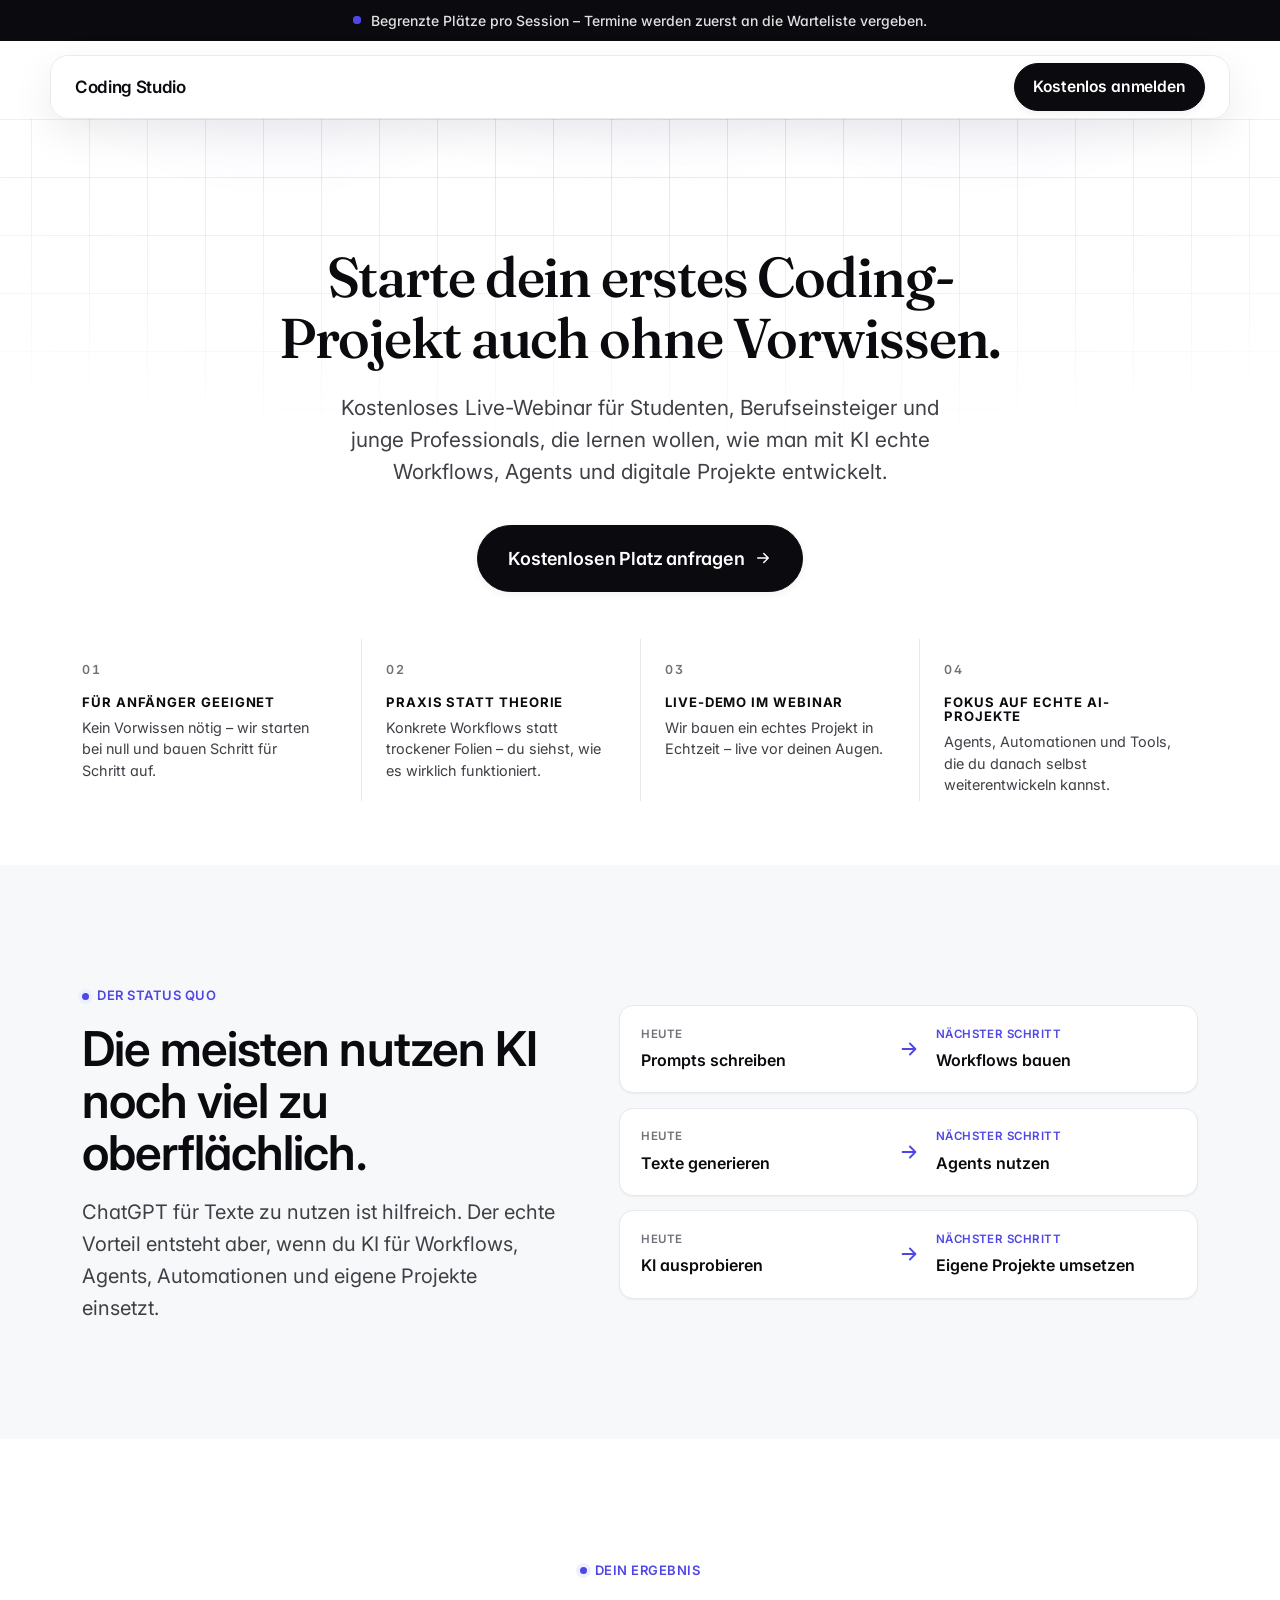
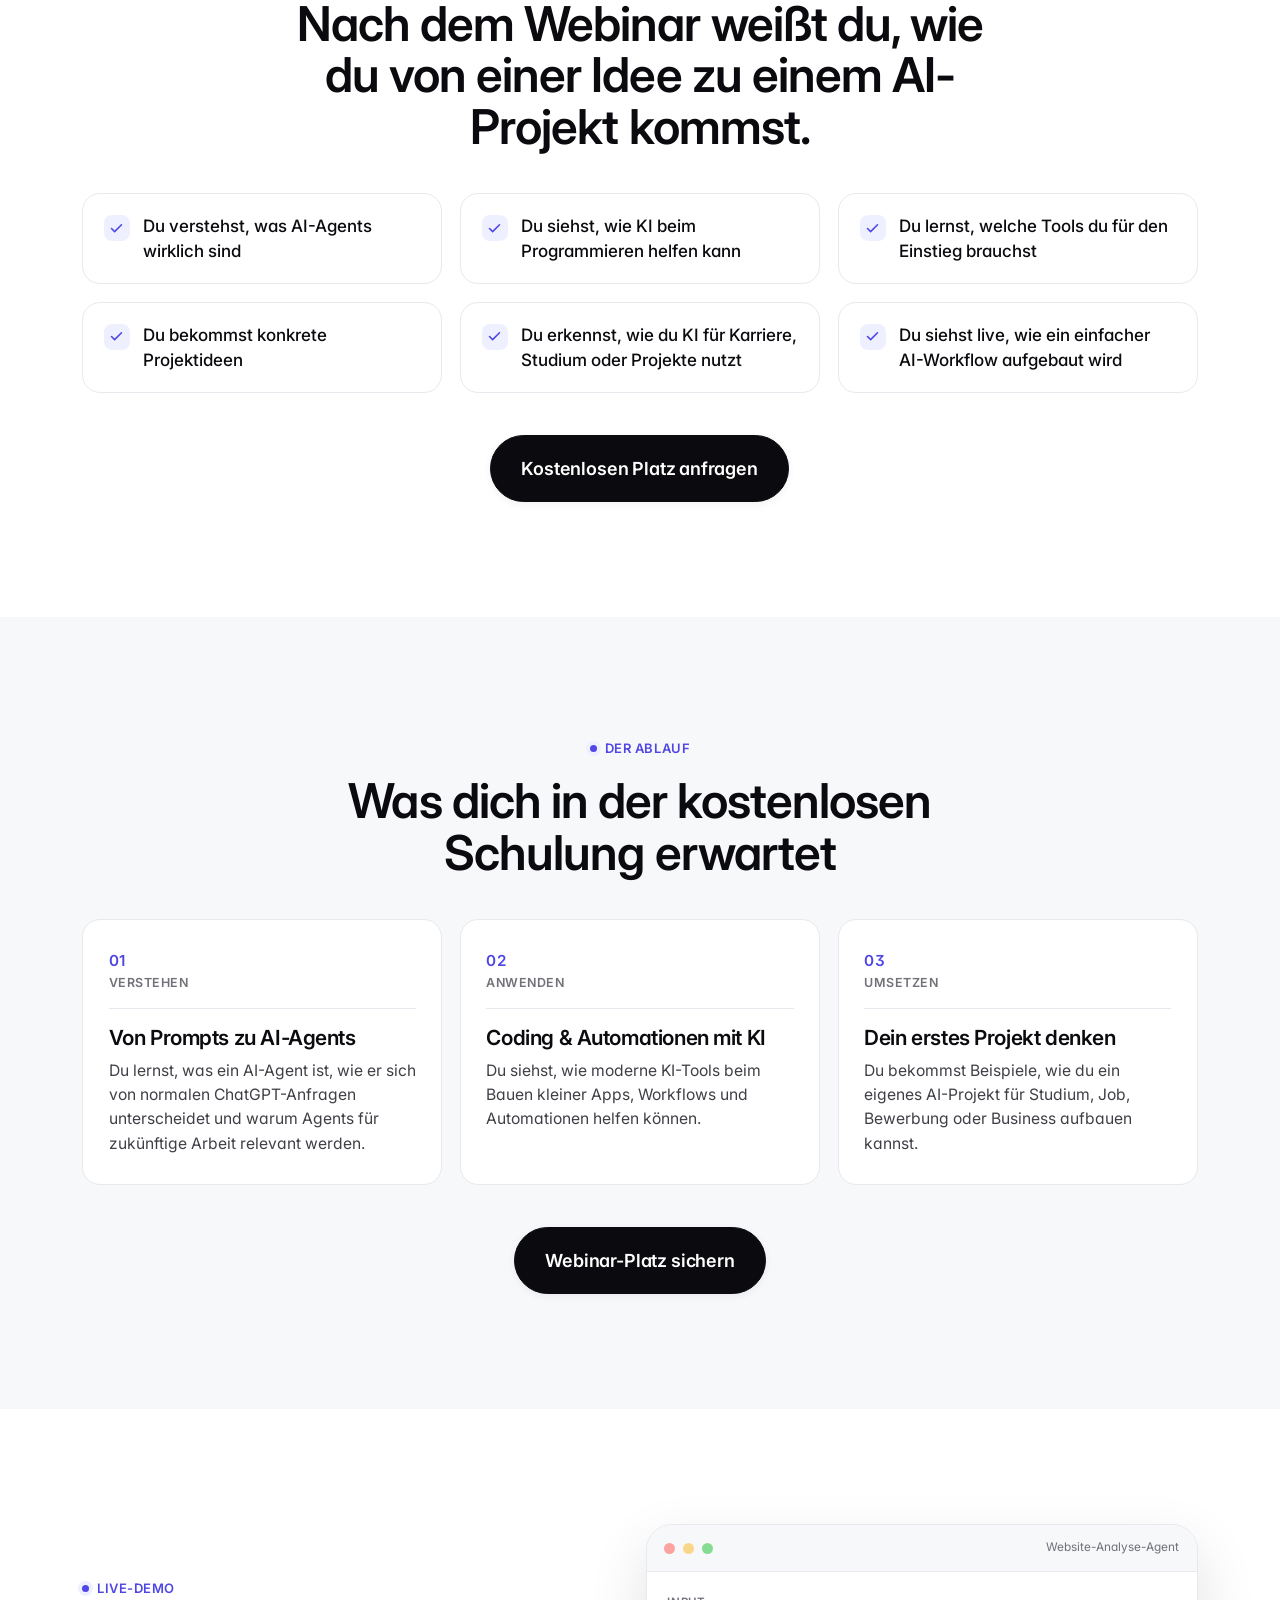
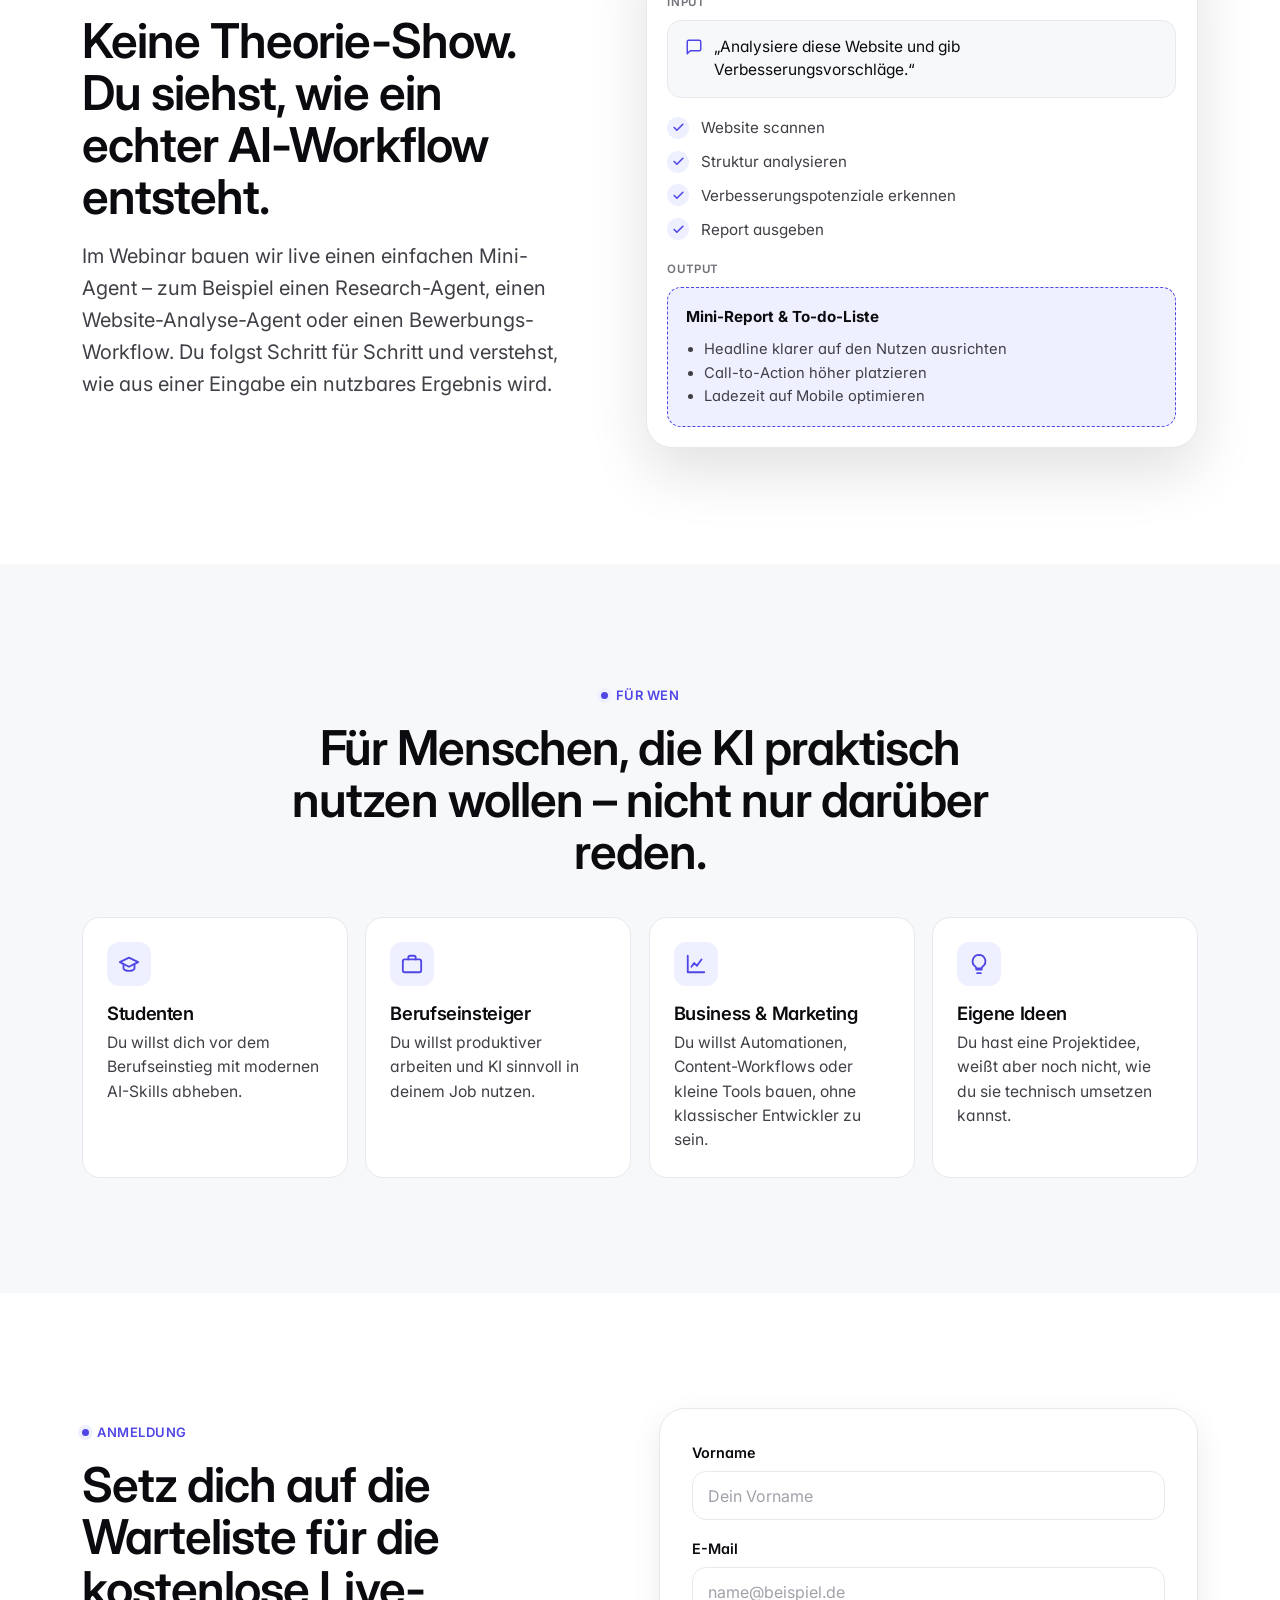
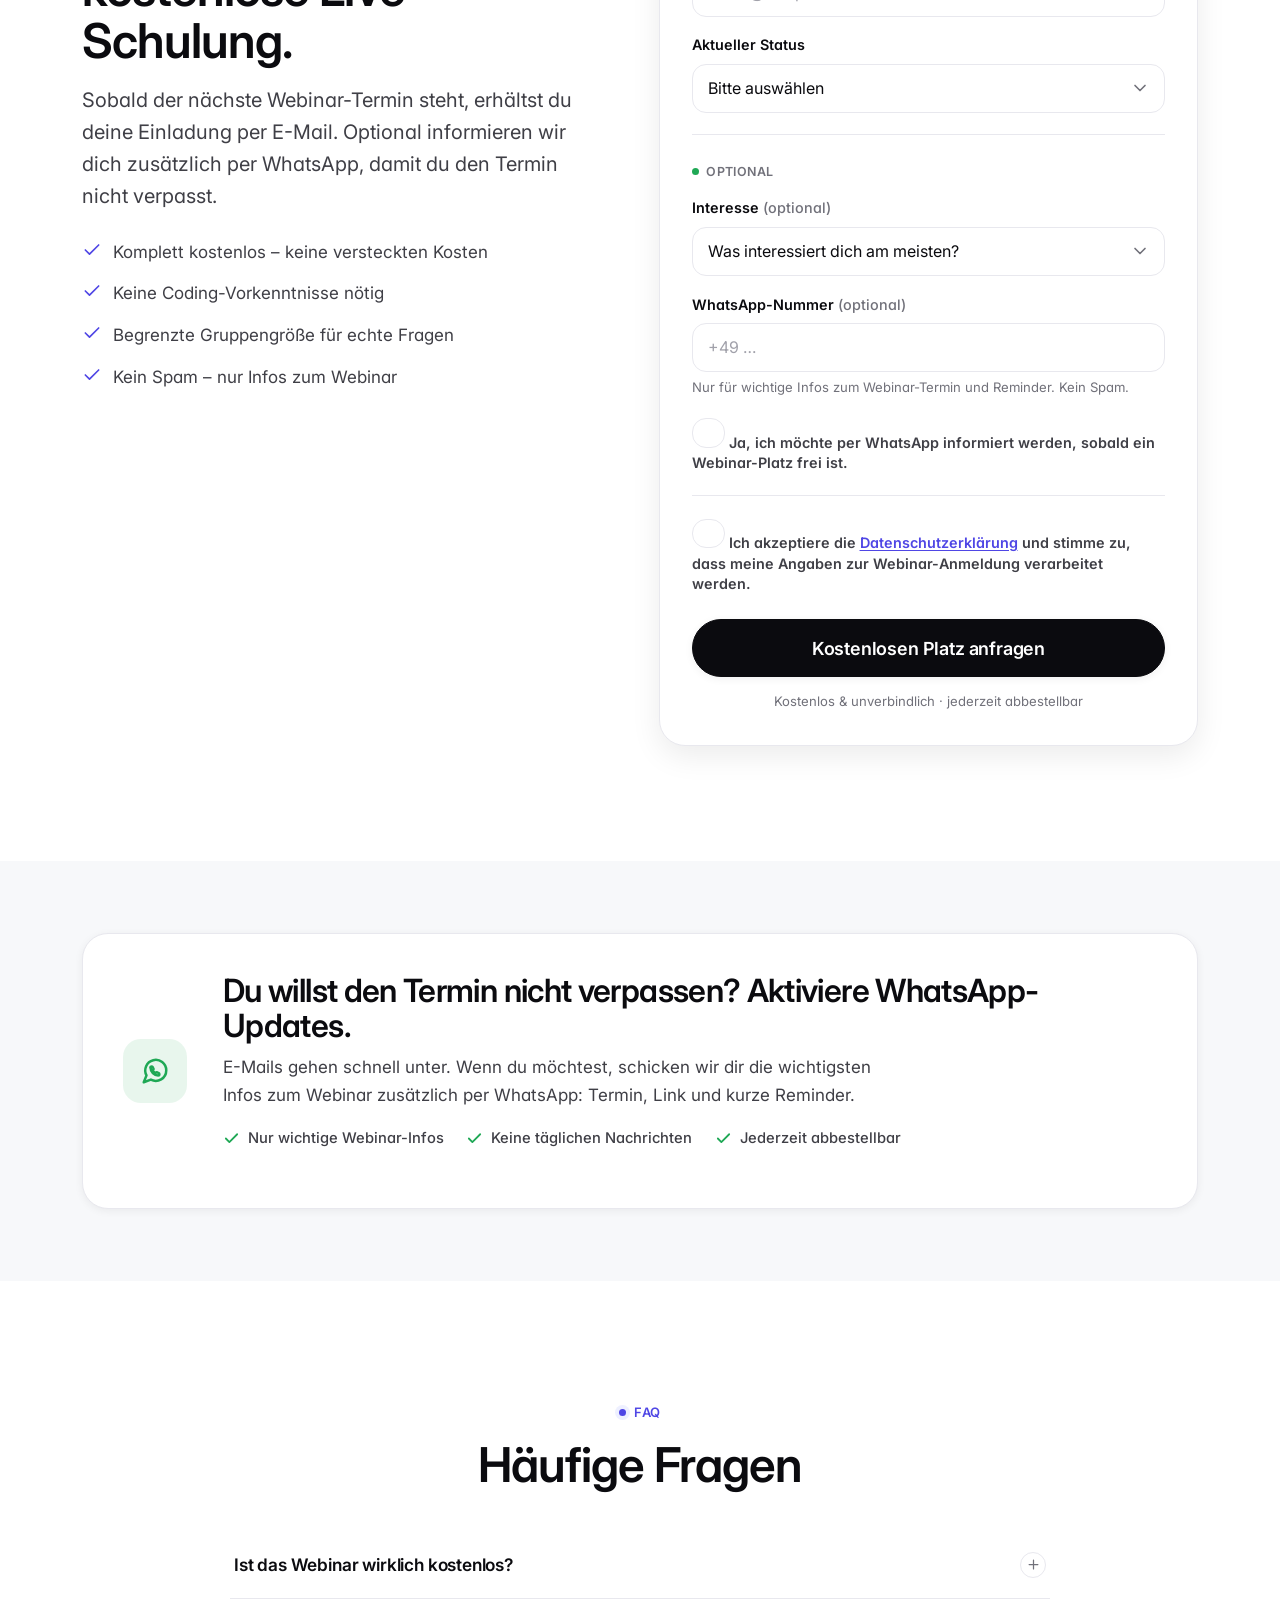
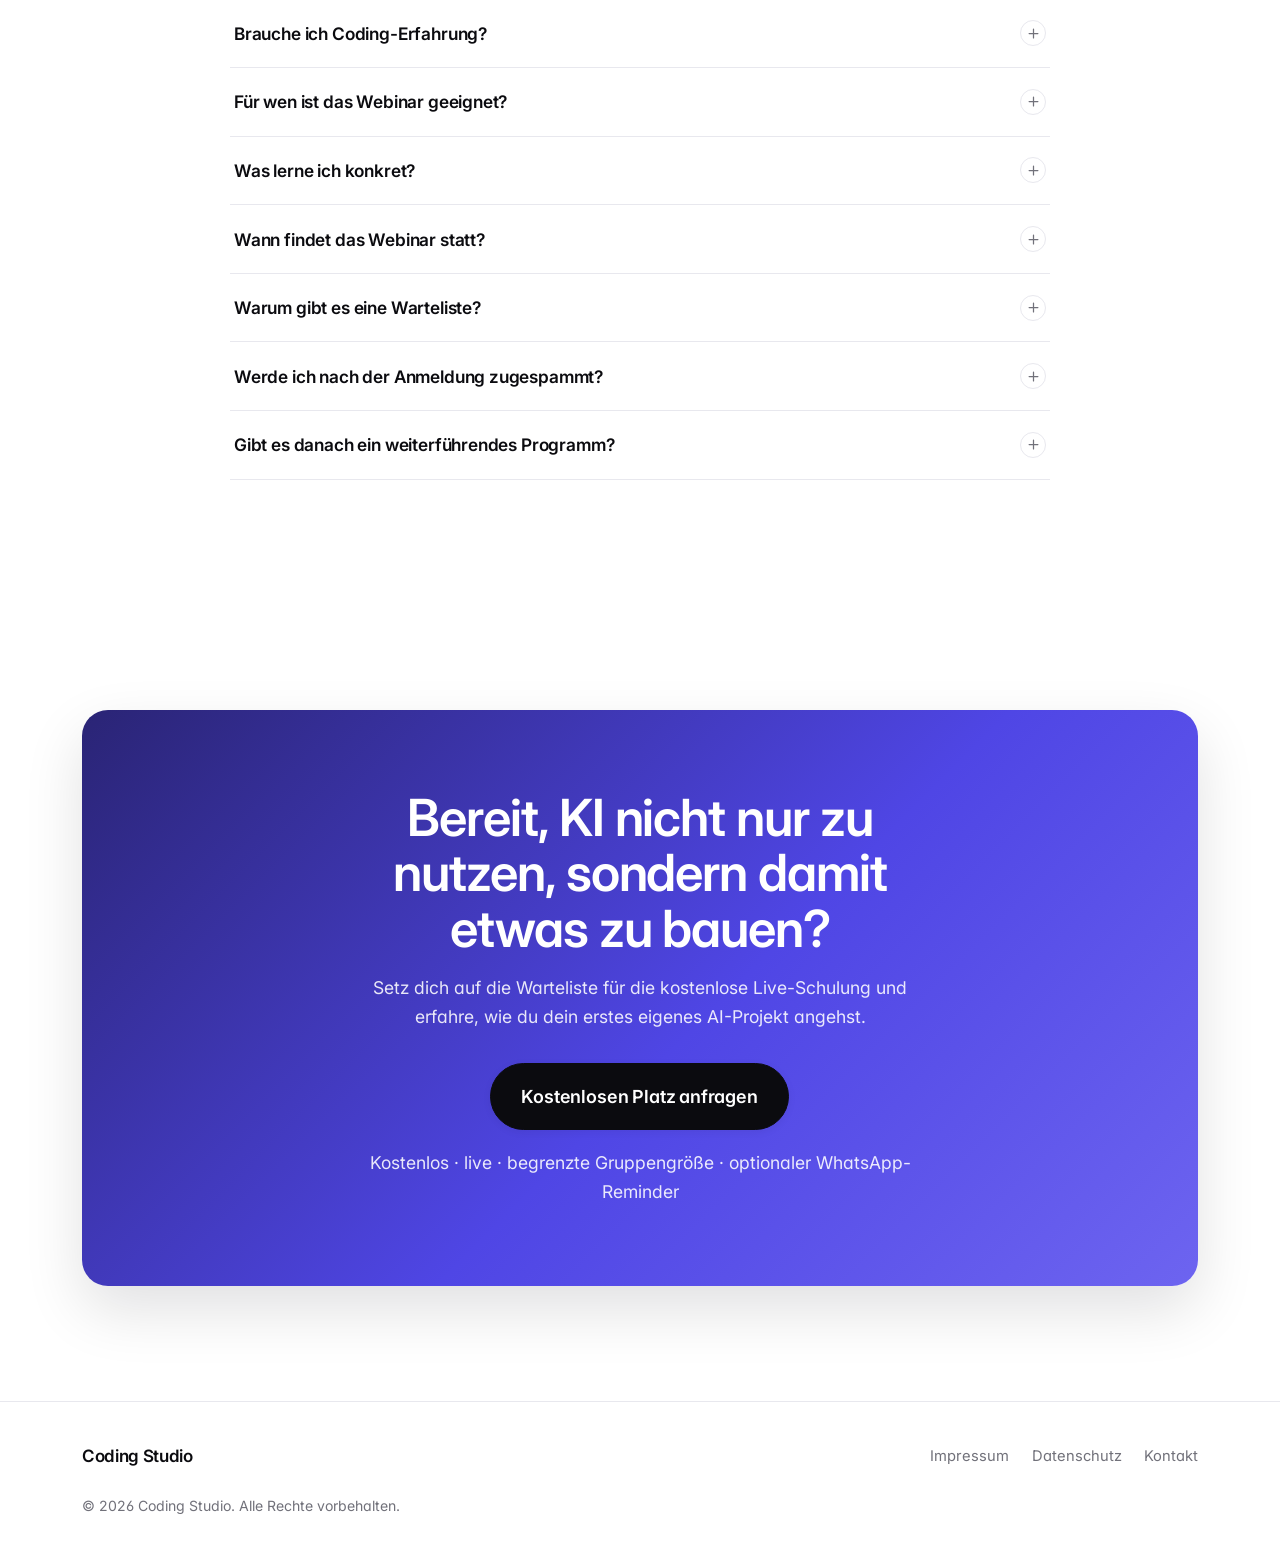
<file: index.html>
<!DOCTYPE html>
<html lang="de">
<head>
  <meta charset="UTF-8" />
  <meta name="viewport" content="width=device-width, initial-scale=1" />
  <meta name="theme-color" content="#ffffff" />
  <script>document.documentElement.classList.add("js");</script>

  <title>Kostenloses AI Builder Webinar – Baue dein erstes AI-Projekt</title>
  <meta name="description" content="Kostenloses Live-Webinar für Studenten und Berufseinsteiger: Lerne, wie du mit KI AI-Agents, Automationen und eigene digitale Projekte baust." />
  <link rel="canonical" href="https://example.com/" />

  <!-- Open Graph / Social -->
  <meta property="og:type" content="website" />
  <meta property="og:title" content="Kostenloses AI Builder Webinar – Baue dein erstes AI-Projekt" />
  <meta property="og:description" content="Live-Webinar für Studenten & Berufseinsteiger: KI für AI-Agents, Automationen und eigene Projekte – ohne Informatikstudium." />
  <meta property="og:image" content="assets/og-image.svg" />
  <meta property="og:locale" content="de_DE" />
  <meta name="twitter:card" content="summary_large_image" />

  <link rel="icon" href="assets/favicon.svg" type="image/svg+xml" />

  <link rel="preconnect" href="https://fonts.googleapis.com" />
  <link rel="preconnect" href="https://fonts.gstatic.com" crossorigin />
  <link href="https://fonts.googleapis.com/css2?family=Fraunces:ital,opsz,wght@0,9..144,400..600;1,9..144,400..500&family=Inter:wght@400;500;600;700&display=swap" rel="stylesheet" />

  <link rel="stylesheet" href="assets/styles.css" />
</head>
<body>

  <!-- =================== TOPBAR =================== -->
  <div class="topbar">
    <span class="topbar__dot" aria-hidden="true"></span>
    Begrenzte Plätze pro Session – Termine werden zuerst an die Warteliste vergeben.
  </div>

  <!-- =================== HEADER =================== -->
  <header class="header" id="header">
    <div class="container header__inner">
      <a class="brand" href="#top" aria-label="Coding Studio – Startseite">
        <span>Coding&nbsp;Studio</span>
      </a>
      <a class="btn btn--primary" href="#anmeldung" data-cta="header">Kostenlos anmelden</a>
    </div>
  </header>

  <main id="top">

    <!-- =================== HERO =================== -->
    <section class="hero">
      <div class="hero__net" aria-hidden="true"></div>
      <div class="container hero__inner">
        <h1 class="hero__title">Starte dein erstes Coding-Projekt auch ohne Vorwissen.</h1>

        <p class="hero__sub">Kostenloses Live-Webinar für Studenten, Berufseinsteiger und junge Professionals, die lernen wollen, wie man mit KI echte Workflows, Agents und digitale Projekte entwickelt.</p>

        <div class="hero__actions">
          <a class="btn btn--primary btn--lg" href="#anmeldung" data-cta="hero">
            Kostenlosen Platz anfragen
            <svg viewBox="0 0 24 24" fill="none" stroke="currentColor" stroke-width="2" stroke-linecap="round" stroke-linejoin="round" aria-hidden="true"><path d="M5 12h14M13 6l6 6-6 6"/></svg>
          </a>
        </div>

      </div>
    </section>

    <!-- =================== TRUST BAR =================== -->
    <section class="section section--tight section--trust" aria-label="Vorteile">
      <div class="container">
        <ul class="trust reveal">
          <li class="trust__item">
            <span class="trust__num">01</span>
            <h3 class="trust__title">Für Anfänger geeignet</h3>
            <p class="trust__desc">Kein Vorwissen nötig – wir starten bei null und bauen Schritt für Schritt auf.</p>
          </li>
          <li class="trust__item">
            <span class="trust__num">02</span>
            <h3 class="trust__title">Praxis statt Theorie</h3>
            <p class="trust__desc">Konkrete Workflows statt trockener Folien – du siehst, wie es wirklich funktioniert.</p>
          </li>
          <li class="trust__item">
            <span class="trust__num">03</span>
            <h3 class="trust__title">Live-Demo im Webinar</h3>
            <p class="trust__desc">Wir bauen ein echtes Projekt in Echtzeit – live vor deinen Augen.</p>
          </li>
          <li class="trust__item">
            <span class="trust__num">04</span>
            <h3 class="trust__title">Fokus auf echte AI-Projekte</h3>
            <p class="trust__desc">Agents, Automationen und Tools, die du danach selbst weiterentwickeln kannst.</p>
          </li>
        </ul>
      </div>
    </section>

    <!-- =================== PROBLEM =================== -->
    <section class="section section--soft">
      <div class="container compare__grid">
        <div class="section-head reveal">
          <span class="eyebrow">Der Status quo</span>
          <h2 class="h-section">Die meisten nutzen KI noch viel zu oberflächlich.</h2>
          <p class="lead">ChatGPT für Texte zu nutzen ist hilfreich. Der echte Vorteil entsteht aber, wenn du KI für Workflows, Agents, Automationen und eigene Projekte einsetzt.</p>
        </div>
        <div class="compare__cards reveal">
          <div class="compare__card">
            <div class="compare__col"><small>Heute</small><strong>Prompts schreiben</strong></div>
            <span class="compare__arrow"><svg viewBox="0 0 24 24" fill="none" stroke="currentColor" stroke-width="2" stroke-linecap="round" stroke-linejoin="round" aria-hidden="true"><path d="M5 12h14M13 6l6 6-6 6"/></svg></span>
            <div class="compare__col compare__col--next"><small>Nächster Schritt</small><strong>Workflows bauen</strong></div>
          </div>
          <div class="compare__card">
            <div class="compare__col"><small>Heute</small><strong>Texte generieren</strong></div>
            <span class="compare__arrow"><svg viewBox="0 0 24 24" fill="none" stroke="currentColor" stroke-width="2" stroke-linecap="round" stroke-linejoin="round" aria-hidden="true"><path d="M5 12h14M13 6l6 6-6 6"/></svg></span>
            <div class="compare__col compare__col--next"><small>Nächster Schritt</small><strong>Agents nutzen</strong></div>
          </div>
          <div class="compare__card">
            <div class="compare__col"><small>Heute</small><strong>KI ausprobieren</strong></div>
            <span class="compare__arrow"><svg viewBox="0 0 24 24" fill="none" stroke="currentColor" stroke-width="2" stroke-linecap="round" stroke-linejoin="round" aria-hidden="true"><path d="M5 12h14M13 6l6 6-6 6"/></svg></span>
            <div class="compare__col compare__col--next"><small>Nächster Schritt</small><strong>Eigene Projekte umsetzen</strong></div>
          </div>
        </div>
      </div>
    </section>

    <!-- =================== OUTCOME =================== -->
    <section class="section">
      <div class="container">
        <div class="section-head section-head--center reveal">
          <span class="eyebrow">Dein Ergebnis</span>
          <h2 class="h-section">Nach dem Webinar weißt du, wie du von einer Idee zu einem AI-Projekt kommst.</h2>
        </div>
        <div class="grid grid--3 reveal" style="margin-top: 2.5rem;">
          <div class="outcome__card"><span class="outcome__check"><svg viewBox="0 0 24 24" fill="none" stroke="currentColor" stroke-width="2.5" stroke-linecap="round" stroke-linejoin="round"><path d="M20 6L9 17l-5-5"/></svg></span>Du verstehst, was AI-Agents wirklich sind</div>
          <div class="outcome__card"><span class="outcome__check"><svg viewBox="0 0 24 24" fill="none" stroke="currentColor" stroke-width="2.5" stroke-linecap="round" stroke-linejoin="round"><path d="M20 6L9 17l-5-5"/></svg></span>Du siehst, wie KI beim Programmieren helfen kann</div>
          <div class="outcome__card"><span class="outcome__check"><svg viewBox="0 0 24 24" fill="none" stroke="currentColor" stroke-width="2.5" stroke-linecap="round" stroke-linejoin="round"><path d="M20 6L9 17l-5-5"/></svg></span>Du lernst, welche Tools du für den Einstieg brauchst</div>
          <div class="outcome__card"><span class="outcome__check"><svg viewBox="0 0 24 24" fill="none" stroke="currentColor" stroke-width="2.5" stroke-linecap="round" stroke-linejoin="round"><path d="M20 6L9 17l-5-5"/></svg></span>Du bekommst konkrete Projektideen</div>
          <div class="outcome__card"><span class="outcome__check"><svg viewBox="0 0 24 24" fill="none" stroke="currentColor" stroke-width="2.5" stroke-linecap="round" stroke-linejoin="round"><path d="M20 6L9 17l-5-5"/></svg></span>Du erkennst, wie du KI für Karriere, Studium oder Projekte nutzt</div>
          <div class="outcome__card"><span class="outcome__check"><svg viewBox="0 0 24 24" fill="none" stroke="currentColor" stroke-width="2.5" stroke-linecap="round" stroke-linejoin="round"><path d="M20 6L9 17l-5-5"/></svg></span>Du siehst live, wie ein einfacher AI-Workflow aufgebaut wird</div>
        </div>
        <div style="text-align:center; margin-top: 2.6rem;" class="reveal">
          <a class="btn btn--primary btn--lg" href="#anmeldung" data-cta="after-outcome">Kostenlosen Platz anfragen</a>
        </div>
      </div>
    </section>

    <!-- =================== WEBINAR CONTENT =================== -->
    <section class="section section--soft">
      <div class="container">
        <div class="section-head section-head--center reveal">
          <span class="eyebrow">Der Ablauf</span>
          <h2 class="h-section">Was dich in der kostenlosen Schulung erwartet</h2>
        </div>
        <div class="grid grid--3 reveal" style="margin-top: 2.5rem;">
          <div class="module">
            <div class="module__num">01</div>
            <div class="module__step">Verstehen</div>
            <div class="module__line"></div>
            <h3>Von Prompts zu AI-Agents</h3>
            <p>Du lernst, was ein AI-Agent ist, wie er sich von normalen ChatGPT-Anfragen unterscheidet und warum Agents für zukünftige Arbeit relevant werden.</p>
          </div>
          <div class="module">
            <div class="module__num">02</div>
            <div class="module__step">Anwenden</div>
            <div class="module__line"></div>
            <h3>Coding &amp; Automationen mit KI</h3>
            <p>Du siehst, wie moderne KI-Tools beim Bauen kleiner Apps, Workflows und Automationen helfen können.</p>
          </div>
          <div class="module">
            <div class="module__num">03</div>
            <div class="module__step">Umsetzen</div>
            <div class="module__line"></div>
            <h3>Dein erstes Projekt denken</h3>
            <p>Du bekommst Beispiele, wie du ein eigenes AI-Projekt für Studium, Job, Bewerbung oder Business aufbauen kannst.</p>
          </div>
        </div>
        <div style="text-align:center; margin-top: 2.6rem;" class="reveal">
          <a class="btn btn--primary btn--lg" href="#anmeldung" data-cta="after-content">Webinar-Platz sichern</a>
        </div>
      </div>
    </section>

    <!-- =================== LIVE DEMO =================== -->
    <section class="section">
      <div class="container demo__grid">
        <div class="section-head reveal">
          <span class="eyebrow">Live-Demo</span>
          <h2 class="h-section">Keine Theorie-Show. Du siehst, wie ein echter AI-Workflow entsteht.</h2>
          <p class="lead">Im Webinar bauen wir live einen einfachen Mini-Agent – zum Beispiel einen Research-Agent, einen Website-Analyse-Agent oder einen Bewerbungs-Workflow. Du folgst Schritt für Schritt und verstehst, wie aus einer Eingabe ein nutzbares Ergebnis wird.</p>
        </div>
        <div class="demo__panel reveal" aria-hidden="true">
          <div class="demo__head"><i></i><i></i><i></i><span>Website-Analyse-Agent</span></div>
          <div class="demo__body">
            <div class="demo__label">Input</div>
            <div class="demo__input">
              <svg viewBox="0 0 24 24" fill="none" stroke="currentColor" stroke-width="2" stroke-linecap="round" stroke-linejoin="round"><path d="M4 4h16v16H4z" opacity=".0"/><path d="M21 15a2 2 0 0 1-2 2H7l-4 4V5a2 2 0 0 1 2-2h14a2 2 0 0 1 2 2z"/></svg>
              „Analysiere diese Website und gib Verbesserungsvorschläge.“
            </div>
            <div class="demo__steps">
              <div class="demo__step"><span class="tick"><svg viewBox="0 0 24 24" fill="none" stroke="currentColor" stroke-width="3" stroke-linecap="round" stroke-linejoin="round"><path d="M20 6L9 17l-5-5"/></svg></span>Website scannen</div>
              <div class="demo__step"><span class="tick"><svg viewBox="0 0 24 24" fill="none" stroke="currentColor" stroke-width="3" stroke-linecap="round" stroke-linejoin="round"><path d="M20 6L9 17l-5-5"/></svg></span>Struktur analysieren</div>
              <div class="demo__step"><span class="tick"><svg viewBox="0 0 24 24" fill="none" stroke="currentColor" stroke-width="3" stroke-linecap="round" stroke-linejoin="round"><path d="M20 6L9 17l-5-5"/></svg></span>Verbesserungspotenziale erkennen</div>
              <div class="demo__step"><span class="tick"><svg viewBox="0 0 24 24" fill="none" stroke="currentColor" stroke-width="3" stroke-linecap="round" stroke-linejoin="round"><path d="M20 6L9 17l-5-5"/></svg></span>Report ausgeben</div>
            </div>
            <div class="demo__label">Output</div>
            <div class="demo__output">
              <strong>Mini-Report &amp; To-do-Liste</strong>
              <ul>
                <li>Headline klarer auf den Nutzen ausrichten</li>
                <li>Call-to-Action höher platzieren</li>
                <li>Ladezeit auf Mobile optimieren</li>
              </ul>
            </div>
          </div>
        </div>
      </div>
    </section>

    <!-- =================== ZIELGRUPPEN =================== -->
    <section class="section section--soft">
      <div class="container">
        <div class="section-head section-head--center reveal">
          <span class="eyebrow">Für wen</span>
          <h2 class="h-section">Für Menschen, die KI praktisch nutzen wollen – nicht nur darüber reden.</h2>
        </div>
        <div class="grid grid--4 reveal" style="margin-top: 2.5rem;">
          <div class="card">
            <div class="card__icon"><svg viewBox="0 0 24 24" fill="none" stroke="currentColor" stroke-width="2" stroke-linecap="round" stroke-linejoin="round"><path d="M22 10L12 5 2 10l10 5 10-5z"/><path d="M6 12v5c0 1 2.7 2.5 6 2.5s6-1.5 6-2.5v-5"/></svg></div>
            <h3>Studenten</h3>
            <p>Du willst dich vor dem Berufseinstieg mit modernen AI-Skills abheben.</p>
          </div>
          <div class="card">
            <div class="card__icon"><svg viewBox="0 0 24 24" fill="none" stroke="currentColor" stroke-width="2" stroke-linecap="round" stroke-linejoin="round"><rect x="2" y="7" width="20" height="14" rx="2"/><path d="M16 7V5a2 2 0 0 0-2-2h-4a2 2 0 0 0-2 2v2"/></svg></div>
            <h3>Berufseinsteiger</h3>
            <p>Du willst produktiver arbeiten und KI sinnvoll in deinem Job nutzen.</p>
          </div>
          <div class="card">
            <div class="card__icon"><svg viewBox="0 0 24 24" fill="none" stroke="currentColor" stroke-width="2" stroke-linecap="round" stroke-linejoin="round"><path d="M3 3v18h18"/><path d="M7 15l3-4 3 3 5-7"/></svg></div>
            <h3>Business &amp; Marketing</h3>
            <p>Du willst Automationen, Content-Workflows oder kleine Tools bauen, ohne klassischer Entwickler zu sein.</p>
          </div>
          <div class="card">
            <div class="card__icon"><svg viewBox="0 0 24 24" fill="none" stroke="currentColor" stroke-width="2" stroke-linecap="round" stroke-linejoin="round"><path d="M9 18h6M10 22h4M12 2a7 7 0 0 0-4 12.7c.6.5 1 1.3 1 2.1h6c0-.8.4-1.6 1-2.1A7 7 0 0 0 12 2z"/></svg></div>
            <h3>Eigene Ideen</h3>
            <p>Du hast eine Projektidee, weißt aber noch nicht, wie du sie technisch umsetzen kannst.</p>
          </div>
        </div>
      </div>
    </section>

    <!-- =================== FORM =================== -->
    <section class="section" id="anmeldung">
      <div class="container formwrap">
        <div class="formwrap__aside reveal">
          <span class="eyebrow">Anmeldung</span>
          <h2 class="h-section">Setz dich auf die Warteliste für die kostenlose Live-Schulung.</h2>
          <p class="lead">Sobald der nächste Webinar-Termin steht, erhältst du deine Einladung per E-Mail. Optional informieren wir dich zusätzlich per WhatsApp, damit du den Termin nicht verpasst.</p>
          <ul class="checklist">
            <li><svg viewBox="0 0 24 24" fill="none" stroke="currentColor" stroke-width="2" stroke-linecap="round" stroke-linejoin="round"><path d="M20 6L9 17l-5-5"/></svg>Komplett kostenlos – keine versteckten Kosten</li>
            <li><svg viewBox="0 0 24 24" fill="none" stroke="currentColor" stroke-width="2" stroke-linecap="round" stroke-linejoin="round"><path d="M20 6L9 17l-5-5"/></svg>Keine Coding-Vorkenntnisse nötig</li>
            <li><svg viewBox="0 0 24 24" fill="none" stroke="currentColor" stroke-width="2" stroke-linecap="round" stroke-linejoin="round"><path d="M20 6L9 17l-5-5"/></svg>Begrenzte Gruppengröße für echte Fragen</li>
            <li><svg viewBox="0 0 24 24" fill="none" stroke="currentColor" stroke-width="2" stroke-linecap="round" stroke-linejoin="round"><path d="M20 6L9 17l-5-5"/></svg>Kein Spam – nur Infos zum Webinar</li>
          </ul>
        </div>

        <form class="form reveal" id="signup-form" novalidate>
          <div class="field">
            <label for="vorname">Vorname</label>
            <input type="text" id="vorname" name="vorname" autocomplete="given-name" placeholder="Dein Vorname" required />
            <span class="error-msg">Bitte gib deinen Vornamen ein.</span>
          </div>

          <div class="field">
            <label for="email">E-Mail</label>
            <input type="email" id="email" name="email" autocomplete="email" placeholder="name@beispiel.de" required />
            <span class="error-msg">Bitte gib eine gültige E-Mail-Adresse ein.</span>
          </div>

          <div class="field">
            <label for="status">Aktueller Status</label>
            <select id="status" name="status" required>
              <option value="" disabled selected>Bitte auswählen</option>
              <option value="Student">Student</option>
              <option value="Berufseinsteiger">Berufseinsteiger</option>
              <option value="Angestellt">Angestellt</option>
              <option value="Selbstständig">Selbstständig</option>
              <option value="Sonstiges">Sonstiges</option>
            </select>
            <span class="error-msg">Bitte wähle deinen aktuellen Status.</span>
          </div>

          <div class="field-divider"></div>
          <div class="optional-flag"><span class="dot"></span>Optional</div>

          <div class="field">
            <label for="interesse">Interesse <span class="opt">(optional)</span></label>
            <select id="interesse" name="interesse">
              <option value="" disabled selected>Was interessiert dich am meisten?</option>
              <option value="AI-Agents">AI-Agents</option>
              <option value="Coding mit KI">Coding mit KI</option>
              <option value="Automationen">Automationen</option>
              <option value="Eigene App / eigenes Tool">Eigene App / eigenes Tool</option>
              <option value="Karrierevorteil">Karrierevorteil</option>
              <option value="Business-Idee">Business-Idee</option>
              <option value="Noch unsicher">Noch unsicher</option>
            </select>
          </div>

          <div class="field">
            <label for="whatsapp">WhatsApp-Nummer <span class="opt">(optional)</span></label>
            <input type="tel" id="whatsapp" name="whatsapp" autocomplete="tel" placeholder="+49 …" />
            <span class="hint">Nur für wichtige Infos zum Webinar-Termin und Reminder. Kein Spam.</span>
          </div>

          <div class="field">
            <label class="checkbox">
              <input type="checkbox" id="wa-optin" name="wa_optin" value="ja" />
              <span>Ja, ich möchte per WhatsApp informiert werden, sobald ein Webinar-Platz frei ist.</span>
            </label>
          </div>

          <div class="field-divider"></div>

          <div class="field">
            <label class="checkbox">
              <input type="checkbox" id="datenschutz" name="datenschutz" required />
              <span>Ich akzeptiere die <a href="datenschutz.html" target="_blank" rel="noopener">Datenschutzerklärung</a> und stimme zu, dass meine Angaben zur Webinar-Anmeldung verarbeitet werden.</span>
            </label>
            <span class="error-msg">Bitte stimme der Datenschutzerklärung zu.</span>
          </div>

          <input type="hidden" id="source" name="source" value="" />

          <button type="submit" class="btn btn--primary btn--lg btn--block" data-cta="form-submit">Kostenlosen Platz anfragen</button>
          <p class="form__foot">Kostenlos &amp; unverbindlich · jederzeit abbestellbar</p>
        </form>
      </div>
    </section>

    <!-- =================== WHATSAPP REMINDER =================== -->
    <section class="section section--tight section--soft">
      <div class="container">
        <div class="wa reveal">
          <div class="wa__badge">
            <svg viewBox="0 0 24 24" fill="none" stroke="currentColor" stroke-width="2" stroke-linecap="round" stroke-linejoin="round" aria-hidden="true"><path d="M21 11.5a8.4 8.4 0 0 1-12.3 7.4L3 21l2.2-5.5A8.4 8.4 0 1 1 21 11.5z"/><path d="M8.5 9.5c0 3.3 2.7 6 6 6 .5 0 1-.5 1-1 0-.3-.2-.6-.5-.8l-1.4-.7c-.3-.1-.6 0-.8.2l-.4.5c-1-.5-1.8-1.3-2.3-2.3l.5-.4c.2-.2.3-.5.2-.8l-.7-1.4c-.2-.3-.5-.5-.8-.5-.5 0-1 .5-1 1z"/></svg>
          </div>
          <div>
            <h2>Du willst den Termin nicht verpassen? Aktiviere WhatsApp-Updates.</h2>
            <p>E-Mails gehen schnell unter. Wenn du möchtest, schicken wir dir die wichtigsten Infos zum Webinar zusätzlich per WhatsApp: Termin, Link und kurze Reminder.</p>
            <ul class="wa__points">
              <li><svg viewBox="0 0 24 24" fill="none" stroke="currentColor" stroke-width="2.5" stroke-linecap="round" stroke-linejoin="round"><path d="M20 6L9 17l-5-5"/></svg>Nur wichtige Webinar-Infos</li>
              <li><svg viewBox="0 0 24 24" fill="none" stroke="currentColor" stroke-width="2.5" stroke-linecap="round" stroke-linejoin="round"><path d="M20 6L9 17l-5-5"/></svg>Keine täglichen Nachrichten</li>
              <li><svg viewBox="0 0 24 24" fill="none" stroke="currentColor" stroke-width="2.5" stroke-linecap="round" stroke-linejoin="round"><path d="M20 6L9 17l-5-5"/></svg>Jederzeit abbestellbar</li>
            </ul>
          </div>
        </div>
      </div>
    </section>

    <!-- =================== FAQ =================== -->
    <section class="section">
      <div class="container">
        <div class="section-head section-head--center reveal">
          <span class="eyebrow">FAQ</span>
          <h2 class="h-section">Häufige Fragen</h2>
        </div>
        <div class="faq reveal" style="margin-top: 2.5rem;">
          <div class="faq__item">
            <button class="faq__q" aria-expanded="false">Ist das Webinar wirklich kostenlos?<span class="chev"><svg viewBox="0 0 24 24" fill="none" stroke="currentColor" stroke-width="2" stroke-linecap="round" stroke-linejoin="round"><path d="M12 5v14M5 12h14"/></svg></span></button>
            <div class="faq__a"><div class="faq__a-inner">Ja. Die Live-Schulung ist kostenlos. Ziel ist, dir einen praktischen Einstieg in AI-Agents, KI-Workflows und Coding mit KI zu geben.</div></div>
          </div>
          <div class="faq__item">
            <button class="faq__q" aria-expanded="false">Brauche ich Coding-Erfahrung?<span class="chev"><svg viewBox="0 0 24 24" fill="none" stroke="currentColor" stroke-width="2" stroke-linecap="round" stroke-linejoin="round"><path d="M12 5v14M5 12h14"/></svg></span></button>
            <div class="faq__a"><div class="faq__a-inner">Nein. Du brauchst keine Coding-Vorkenntnisse. Das Webinar ist für Menschen gedacht, die KI praktisch nutzen wollen, auch wenn sie keine Entwickler sind.</div></div>
          </div>
          <div class="faq__item">
            <button class="faq__q" aria-expanded="false">Für wen ist das Webinar geeignet?<span class="chev"><svg viewBox="0 0 24 24" fill="none" stroke="currentColor" stroke-width="2" stroke-linecap="round" stroke-linejoin="round"><path d="M12 5v14M5 12h14"/></svg></span></button>
            <div class="faq__a"><div class="faq__a-inner">Für Studenten, Berufseinsteiger und junge Professionals, die KI für Studium, Karriere, Job oder eigene Projekte nutzen wollen.</div></div>
          </div>
          <div class="faq__item">
            <button class="faq__q" aria-expanded="false">Was lerne ich konkret?<span class="chev"><svg viewBox="0 0 24 24" fill="none" stroke="currentColor" stroke-width="2" stroke-linecap="round" stroke-linejoin="round"><path d="M12 5v14M5 12h14"/></svg></span></button>
            <div class="faq__a"><div class="faq__a-inner">Du lernst, was AI-Agents sind, wie KI beim Programmieren helfen kann und welche Arten von Projekten du mit modernen KI-Tools bauen kannst.</div></div>
          </div>
          <div class="faq__item">
            <button class="faq__q" aria-expanded="false">Wann findet das Webinar statt?<span class="chev"><svg viewBox="0 0 24 24" fill="none" stroke="currentColor" stroke-width="2" stroke-linecap="round" stroke-linejoin="round"><path d="M12 5v14M5 12h14"/></svg></span></button>
            <div class="faq__a"><div class="faq__a-inner">Die nächsten Termine werden an die Warteliste vergeben. Sobald ein Termin frei ist, erhältst du eine Einladung per E-Mail und optional per WhatsApp.</div></div>
          </div>
          <div class="faq__item">
            <button class="faq__q" aria-expanded="false">Warum gibt es eine Warteliste?<span class="chev"><svg viewBox="0 0 24 24" fill="none" stroke="currentColor" stroke-width="2" stroke-linecap="round" stroke-linejoin="round"><path d="M12 5v14M5 12h14"/></svg></span></button>
            <div class="faq__a"><div class="faq__a-inner">Die Live-Sessions sind bewusst begrenzt, damit Fragen beantwortet werden können und die Schulung nicht zu anonym wird.</div></div>
          </div>
          <div class="faq__item">
            <button class="faq__q" aria-expanded="false">Werde ich nach der Anmeldung zugespammt?<span class="chev"><svg viewBox="0 0 24 24" fill="none" stroke="currentColor" stroke-width="2" stroke-linecap="round" stroke-linejoin="round"><path d="M12 5v14M5 12h14"/></svg></span></button>
            <div class="faq__a"><div class="faq__a-inner">Nein. Du erhältst nur relevante Infos zur kostenlosen Schulung und optional kurze WhatsApp-Reminder, wenn du dem zustimmst.</div></div>
          </div>
          <div class="faq__item">
            <button class="faq__q" aria-expanded="false">Gibt es danach ein weiterführendes Programm?<span class="chev"><svg viewBox="0 0 24 24" fill="none" stroke="currentColor" stroke-width="2" stroke-linecap="round" stroke-linejoin="round"><path d="M12 5v14M5 12h14"/></svg></span></button>
            <div class="faq__a"><div class="faq__a-inner">Ja, nach dem Webinar gibt es die Möglichkeit, sich für einen 4-wöchigen AI Builder Sprint zu bewerben. Das Webinar selbst bleibt kostenlos.</div></div>
          </div>
        </div>
      </div>
    </section>

    <!-- =================== FINAL CTA =================== -->
    <section class="section">
      <div class="container">
        <div class="final reveal">
          <h2>Bereit, KI nicht nur zu nutzen, sondern damit etwas zu bauen?</h2>
          <p>Setz dich auf die Warteliste für die kostenlose Live-Schulung und erfahre, wie du dein erstes eigenes AI-Projekt angehst.</p>
          <a class="btn btn--white btn--lg" href="#anmeldung" data-cta="final">Kostenlosen Platz anfragen</a>
          <p class="final__micro">Kostenlos · live · begrenzte Gruppengröße · optionaler WhatsApp-Reminder</p>
        </div>
      </div>
    </section>
  </main>

  <!-- =================== FOOTER =================== -->
  <footer class="footer">
    <div class="container footer__inner">
      <a class="brand" href="#top">
        <span>Coding&nbsp;Studio</span>
      </a>
      <nav class="footer__links" aria-label="Rechtliches">
        <a href="impressum.html">Impressum</a>
        <a href="datenschutz.html">Datenschutz</a>
        <a href="mailto:kontakt@example.com">Kontakt</a>
      </nav>
      <p class="footer__copy">© <span id="year">2026</span> Coding Studio. Alle Rechte vorbehalten.</p>
    </div>
  </footer>

  <!-- =================== MOBILE STICKY CTA =================== -->
  <div class="sticky-cta" id="sticky-cta">
    <a class="btn btn--primary" href="#anmeldung" data-cta="sticky">Kostenlosen Platz anfragen</a>
  </div>

  <script src="assets/main.js" defer></script>
</body>
</html>
</file>
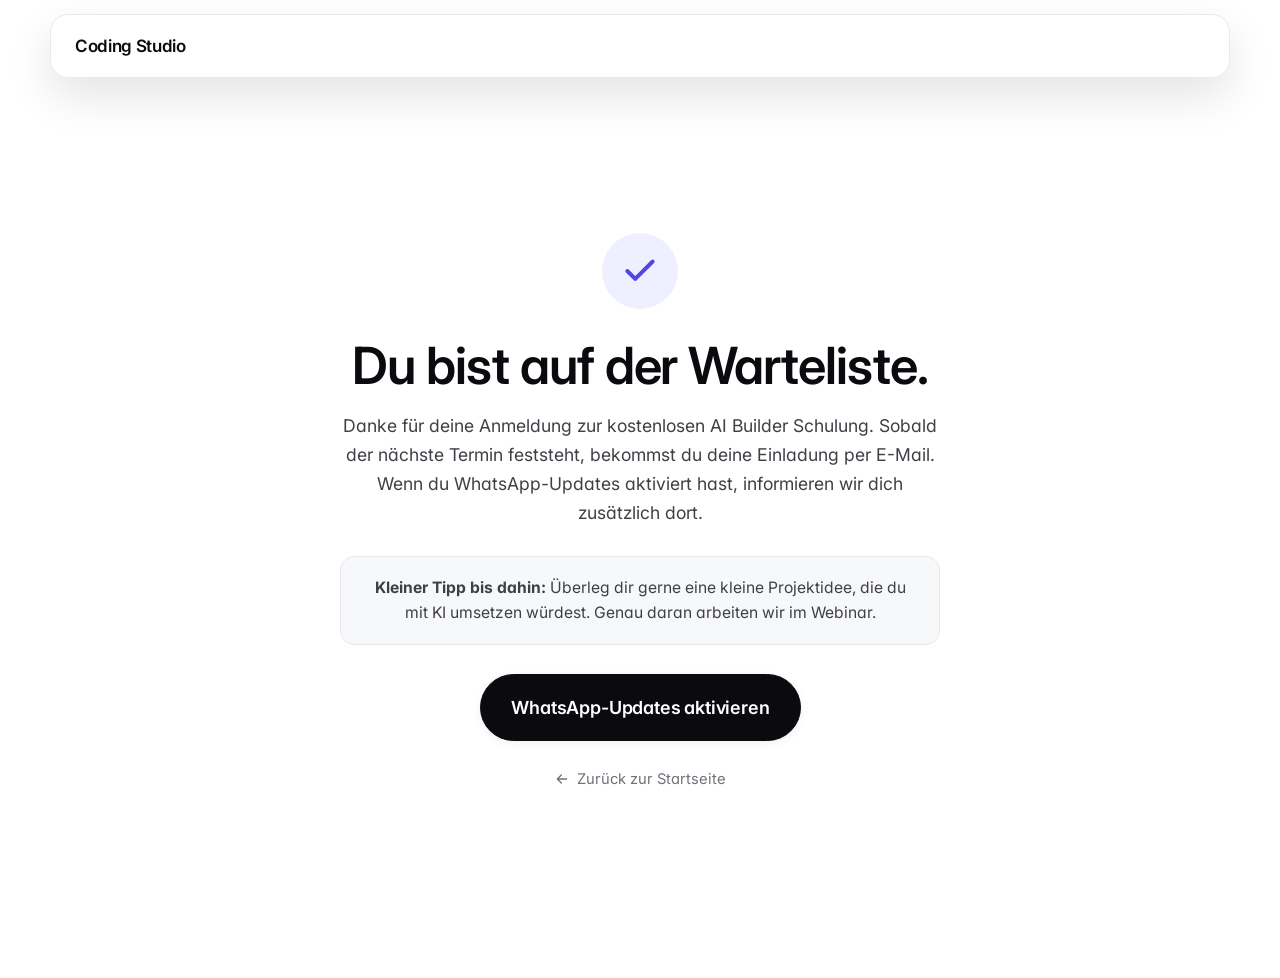
<file: danke.html>
<!DOCTYPE html>
<html lang="de">
<head>
  <meta charset="UTF-8" />
  <meta name="viewport" content="width=device-width, initial-scale=1" />
  <meta name="theme-color" content="#ffffff" />
  <meta name="robots" content="noindex" />
  <title>Danke – du bist auf der Warteliste | AI Builder</title>
  <meta name="description" content="Danke für deine Anmeldung zur kostenlosen AI Builder Schulung." />
  <link rel="icon" href="assets/favicon.svg" type="image/svg+xml" />
  <link rel="preconnect" href="https://fonts.googleapis.com" />
  <link rel="preconnect" href="https://fonts.gstatic.com" crossorigin />
  <link href="https://fonts.googleapis.com/css2?family=Inter:wght@400;500;600;700&display=swap" rel="stylesheet" />
  <link rel="stylesheet" href="assets/styles.css" />
</head>
<body>
  <header class="header is-scrolled">
    <div class="container header__inner">
      <a class="brand" href="index.html" aria-label="Coding Studio – Startseite">
        <span>Coding&nbsp;Studio</span>
      </a>
    </div>
  </header>

  <main class="thanks">
    <div class="thanks__inner">
      <div class="thanks__check" aria-hidden="true">
        <svg viewBox="0 0 24 24" fill="none" stroke="currentColor" stroke-width="2.5" stroke-linecap="round" stroke-linejoin="round"><path d="M20 6L9 17l-5-5"/></svg>
      </div>
      <h1>Du bist auf der Warteliste.</h1>
      <p>Danke für deine Anmeldung zur kostenlosen AI Builder Schulung. Sobald der nächste Termin feststeht, bekommst du deine Einladung per E-Mail. Wenn du WhatsApp-Updates aktiviert hast, informieren wir dich zusätzlich dort.</p>

      <div class="thanks__tip">
        <strong>Kleiner Tipp bis dahin:</strong> Überleg dir gerne eine kleine Projektidee, die du mit KI umsetzen würdest. Genau daran arbeiten wir im Webinar.
      </div>

      <div id="wa-cta" hidden>
        <a class="btn btn--primary btn--lg" href="index.html#anmeldung" data-cta="danke-whatsapp">WhatsApp-Updates aktivieren</a>
      </div>

      <p style="margin-top: 1.6rem;">
        <a class="back-link" href="index.html">
          <svg viewBox="0 0 24 24" fill="none" stroke="currentColor" stroke-width="2" stroke-linecap="round" stroke-linejoin="round"><path d="M19 12H5M11 18l-6-6 6-6"/></svg>
          Zurück zur Startseite
        </a>
      </p>
    </div>
  </main>

  <script>
    (function () {
      var params = new URLSearchParams(window.location.search);
      var waGiven = params.get("wa") === "1";

      // Show the WhatsApp CTA only if it wasn't activated during signup.
      if (!waGiven) {
        var cta = document.getElementById("wa-cta");
        if (cta) cta.hidden = false;
      }

      // Tracking (mirrors main.js helper)
      var track = function (event, p) {
        p = p || {};
        if (window.dataLayer) window.dataLayer.push(Object.assign({ event: event }, p));
        if (typeof window.gtag === "function") window.gtag("event", event, p);
        if (window.console && console.debug) console.debug("[track]", event, p);
      };
      track("page_view", { page: document.title });
      track("thank_you_view", { whatsapp: waGiven });
    })();
  </script>
</body>
</html>
</file>
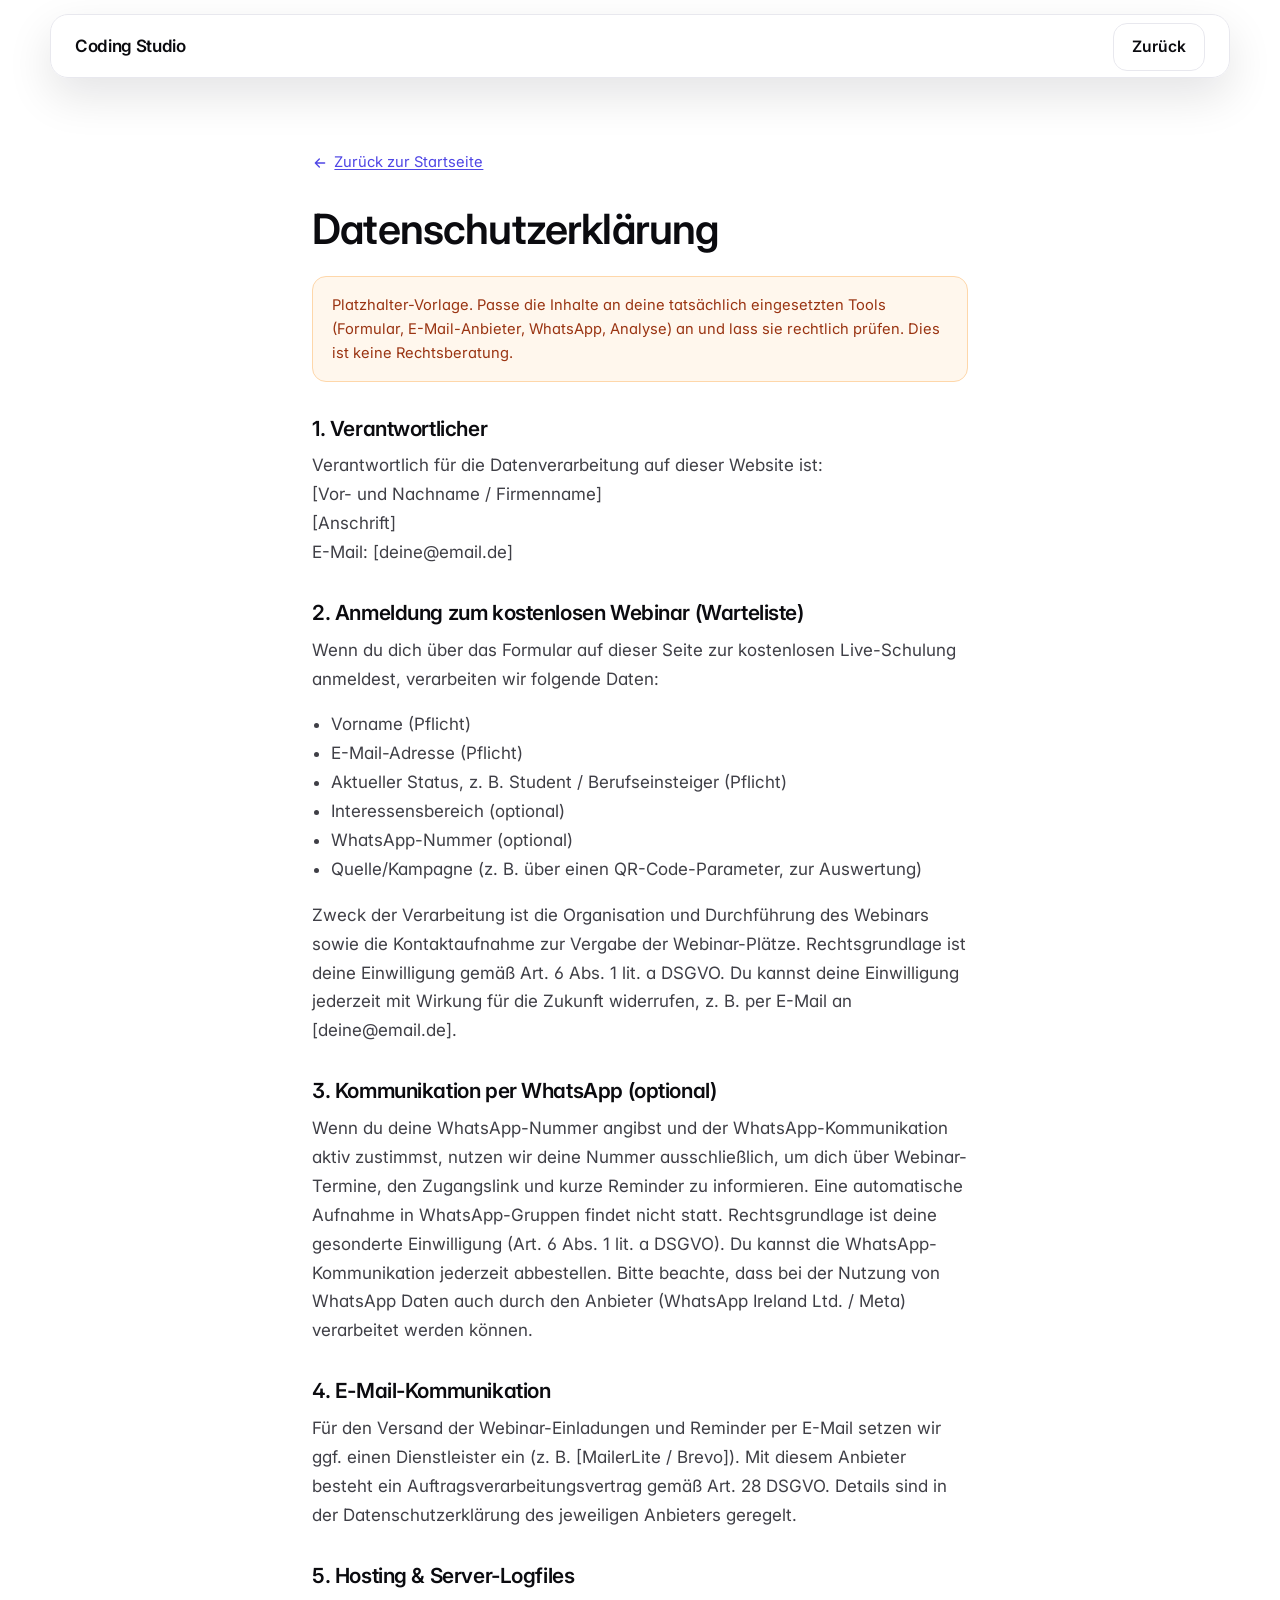
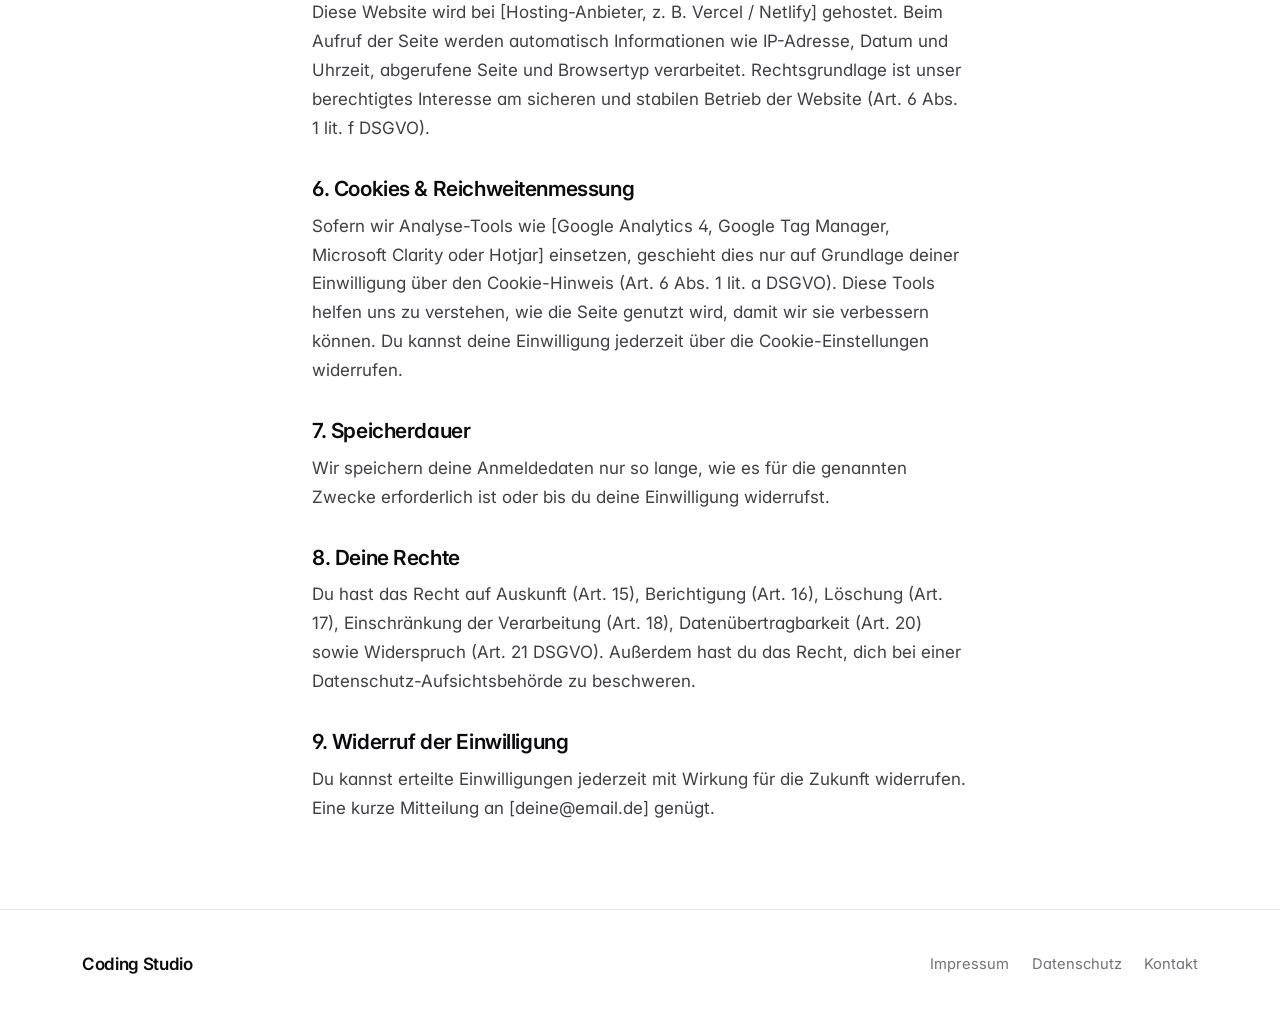
<file: datenschutz.html>
<!DOCTYPE html>
<html lang="de">
<head>
  <meta charset="UTF-8" />
  <meta name="viewport" content="width=device-width, initial-scale=1" />
  <meta name="theme-color" content="#ffffff" />
  <meta name="robots" content="noindex" />
  <title>Datenschutzerklärung | AI Builder</title>
  <link rel="icon" href="assets/favicon.svg" type="image/svg+xml" />
  <link rel="preconnect" href="https://fonts.googleapis.com" />
  <link rel="preconnect" href="https://fonts.gstatic.com" crossorigin />
  <link href="https://fonts.googleapis.com/css2?family=Inter:wght@400;500;600;700&display=swap" rel="stylesheet" />
  <link rel="stylesheet" href="assets/styles.css" />
</head>
<body>
  <header class="header is-scrolled">
    <div class="container header__inner">
      <a class="brand" href="index.html" aria-label="Coding Studio – Startseite">
        <span>Coding&nbsp;Studio</span>
      </a>
      <a class="btn btn--ghost" href="index.html">Zurück</a>
    </div>
  </header>

  <main class="legal section">
    <div class="container legal__body">
      <a class="back-link" href="index.html">
        <svg viewBox="0 0 24 24" fill="none" stroke="currentColor" stroke-width="2" stroke-linecap="round" stroke-linejoin="round"><path d="M19 12H5M11 18l-6-6 6-6"/></svg>
        Zurück zur Startseite
      </a>

      <h1>Datenschutzerklärung</h1>

      <div class="legal__todo">
        Platzhalter-Vorlage. Passe die Inhalte an deine tatsächlich eingesetzten Tools (Formular, E-Mail-Anbieter, WhatsApp, Analyse) an und lass sie rechtlich prüfen. Dies ist keine Rechtsberatung.
      </div>

      <h2>1. Verantwortlicher</h2>
      <p>
        Verantwortlich für die Datenverarbeitung auf dieser Website ist:<br />
        [Vor- und Nachname / Firmenname]<br />
        [Anschrift]<br />
        E-Mail: [deine@email.de]
      </p>

      <h2>2. Anmeldung zum kostenlosen Webinar (Warteliste)</h2>
      <p>Wenn du dich über das Formular auf dieser Seite zur kostenlosen Live-Schulung anmeldest, verarbeiten wir folgende Daten:</p>
      <ul>
        <li>Vorname (Pflicht)</li>
        <li>E-Mail-Adresse (Pflicht)</li>
        <li>Aktueller Status, z. B. Student / Berufseinsteiger (Pflicht)</li>
        <li>Interessensbereich (optional)</li>
        <li>WhatsApp-Nummer (optional)</li>
        <li>Quelle/Kampagne (z. B. über einen QR-Code-Parameter, zur Auswertung)</li>
      </ul>
      <p>Zweck der Verarbeitung ist die Organisation und Durchführung des Webinars sowie die Kontaktaufnahme zur Vergabe der Webinar-Plätze. Rechtsgrundlage ist deine Einwilligung gemäß Art. 6 Abs. 1 lit. a DSGVO. Du kannst deine Einwilligung jederzeit mit Wirkung für die Zukunft widerrufen, z. B. per E-Mail an [deine@email.de].</p>

      <h2>3. Kommunikation per WhatsApp (optional)</h2>
      <p>Wenn du deine WhatsApp-Nummer angibst und der WhatsApp-Kommunikation aktiv zustimmst, nutzen wir deine Nummer ausschließlich, um dich über Webinar-Termine, den Zugangslink und kurze Reminder zu informieren. Eine automatische Aufnahme in WhatsApp-Gruppen findet nicht statt. Rechtsgrundlage ist deine gesonderte Einwilligung (Art. 6 Abs. 1 lit. a DSGVO). Du kannst die WhatsApp-Kommunikation jederzeit abbestellen. Bitte beachte, dass bei der Nutzung von WhatsApp Daten auch durch den Anbieter (WhatsApp Ireland Ltd. / Meta) verarbeitet werden können.</p>

      <h2>4. E-Mail-Kommunikation</h2>
      <p>Für den Versand der Webinar-Einladungen und Reminder per E-Mail setzen wir ggf. einen Dienstleister ein (z. B. [MailerLite / Brevo]). Mit diesem Anbieter besteht ein Auftragsverarbeitungsvertrag gemäß Art. 28 DSGVO. Details sind in der Datenschutzerklärung des jeweiligen Anbieters geregelt.</p>

      <h2>5. Hosting &amp; Server-Logfiles</h2>
      <p>Diese Website wird bei [Hosting-Anbieter, z. B. Vercel / Netlify] gehostet. Beim Aufruf der Seite werden automatisch Informationen wie IP-Adresse, Datum und Uhrzeit, abgerufene Seite und Browsertyp verarbeitet. Rechtsgrundlage ist unser berechtigtes Interesse am sicheren und stabilen Betrieb der Website (Art. 6 Abs. 1 lit. f DSGVO).</p>

      <h2>6. Cookies &amp; Reichweitenmessung</h2>
      <p>Sofern wir Analyse-Tools wie [Google Analytics 4, Google Tag Manager, Microsoft Clarity oder Hotjar] einsetzen, geschieht dies nur auf Grundlage deiner Einwilligung über den Cookie-Hinweis (Art. 6 Abs. 1 lit. a DSGVO). Diese Tools helfen uns zu verstehen, wie die Seite genutzt wird, damit wir sie verbessern können. Du kannst deine Einwilligung jederzeit über die Cookie-Einstellungen widerrufen.</p>

      <h2>7. Speicherdauer</h2>
      <p>Wir speichern deine Anmeldedaten nur so lange, wie es für die genannten Zwecke erforderlich ist oder bis du deine Einwilligung widerrufst.</p>

      <h2>8. Deine Rechte</h2>
      <p>Du hast das Recht auf Auskunft (Art. 15), Berichtigung (Art. 16), Löschung (Art. 17), Einschränkung der Verarbeitung (Art. 18), Datenübertragbarkeit (Art. 20) sowie Widerspruch (Art. 21 DSGVO). Außerdem hast du das Recht, dich bei einer Datenschutz-Aufsichtsbehörde zu beschweren.</p>

      <h2>9. Widerruf der Einwilligung</h2>
      <p>Du kannst erteilte Einwilligungen jederzeit mit Wirkung für die Zukunft widerrufen. Eine kurze Mitteilung an [deine@email.de] genügt.</p>
    </div>
  </main>

  <footer class="footer">
    <div class="container footer__inner">
      <span class="brand"><span>Coding&nbsp;Studio</span></span>
      <nav class="footer__links" aria-label="Rechtliches">
        <a href="impressum.html">Impressum</a>
        <a href="datenschutz.html">Datenschutz</a>
        <a href="mailto:kontakt@example.com">Kontakt</a>
      </nav>
    </div>
  </footer>
</body>
</html>
</file>
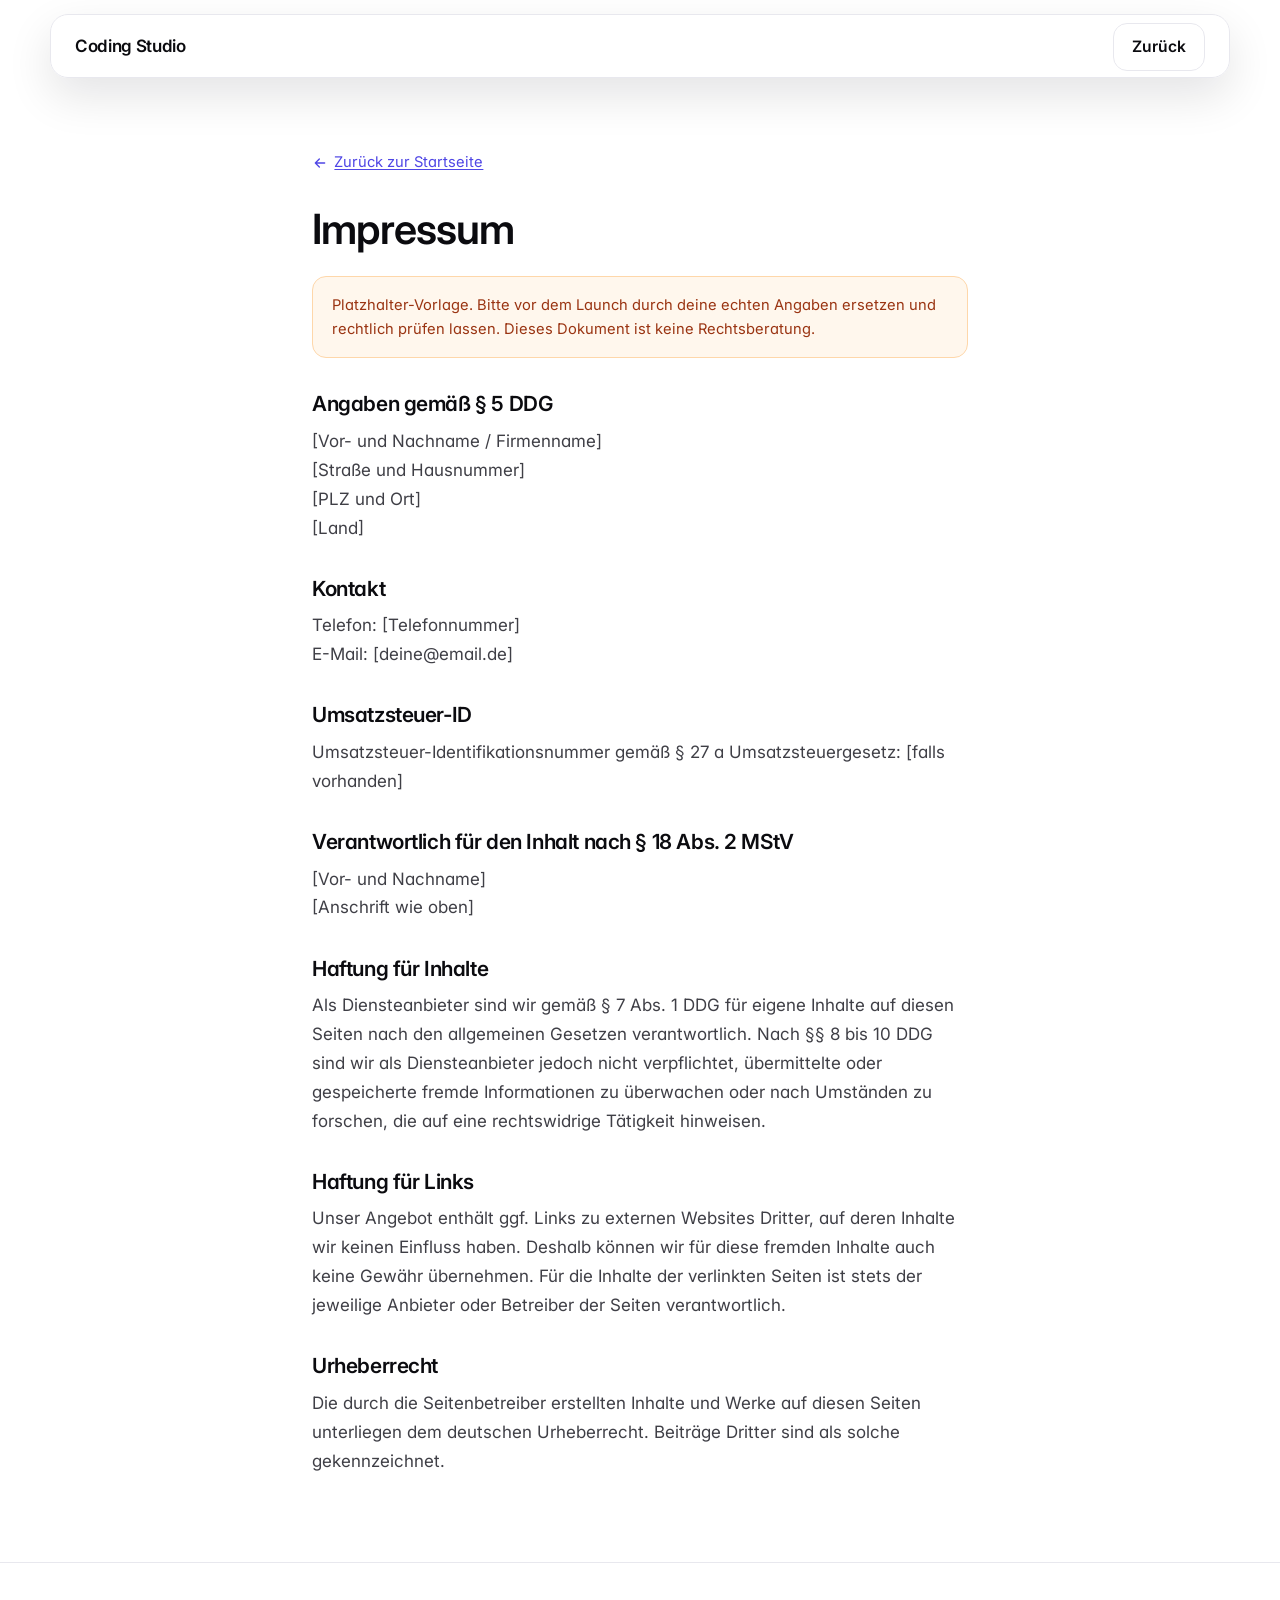
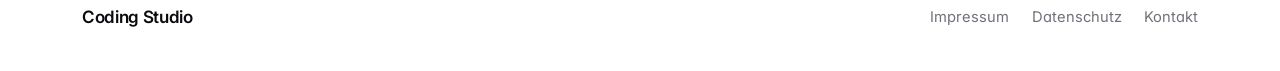
<file: impressum.html>
<!DOCTYPE html>
<html lang="de">
<head>
  <meta charset="UTF-8" />
  <meta name="viewport" content="width=device-width, initial-scale=1" />
  <meta name="theme-color" content="#ffffff" />
  <meta name="robots" content="noindex" />
  <title>Impressum | AI Builder</title>
  <link rel="icon" href="assets/favicon.svg" type="image/svg+xml" />
  <link rel="preconnect" href="https://fonts.googleapis.com" />
  <link rel="preconnect" href="https://fonts.gstatic.com" crossorigin />
  <link href="https://fonts.googleapis.com/css2?family=Inter:wght@400;500;600;700&display=swap" rel="stylesheet" />
  <link rel="stylesheet" href="assets/styles.css" />
</head>
<body>
  <header class="header is-scrolled">
    <div class="container header__inner">
      <a class="brand" href="index.html" aria-label="Coding Studio – Startseite">
        <span>Coding&nbsp;Studio</span>
      </a>
      <a class="btn btn--ghost" href="index.html">Zurück</a>
    </div>
  </header>

  <main class="legal section">
    <div class="container legal__body">
      <a class="back-link" href="index.html">
        <svg viewBox="0 0 24 24" fill="none" stroke="currentColor" stroke-width="2" stroke-linecap="round" stroke-linejoin="round"><path d="M19 12H5M11 18l-6-6 6-6"/></svg>
        Zurück zur Startseite
      </a>

      <h1>Impressum</h1>

      <div class="legal__todo">
        Platzhalter-Vorlage. Bitte vor dem Launch durch deine echten Angaben ersetzen und rechtlich prüfen lassen. Dieses Dokument ist keine Rechtsberatung.
      </div>

      <h2>Angaben gemäß § 5 DDG</h2>
      <p>
        [Vor- und Nachname / Firmenname]<br />
        [Straße und Hausnummer]<br />
        [PLZ und Ort]<br />
        [Land]
      </p>

      <h2>Kontakt</h2>
      <p>
        Telefon: [Telefonnummer]<br />
        E-Mail: [deine@email.de]
      </p>

      <h2>Umsatzsteuer-ID</h2>
      <p>Umsatzsteuer-Identifikationsnummer gemäß § 27 a Umsatzsteuergesetz: [falls vorhanden]</p>

      <h2>Verantwortlich für den Inhalt nach § 18 Abs. 2 MStV</h2>
      <p>
        [Vor- und Nachname]<br />
        [Anschrift wie oben]
      </p>

      <h2>Haftung für Inhalte</h2>
      <p>Als Diensteanbieter sind wir gemäß § 7 Abs. 1 DDG für eigene Inhalte auf diesen Seiten nach den allgemeinen Gesetzen verantwortlich. Nach §§ 8 bis 10 DDG sind wir als Diensteanbieter jedoch nicht verpflichtet, übermittelte oder gespeicherte fremde Informationen zu überwachen oder nach Umständen zu forschen, die auf eine rechtswidrige Tätigkeit hinweisen.</p>

      <h2>Haftung für Links</h2>
      <p>Unser Angebot enthält ggf. Links zu externen Websites Dritter, auf deren Inhalte wir keinen Einfluss haben. Deshalb können wir für diese fremden Inhalte auch keine Gewähr übernehmen. Für die Inhalte der verlinkten Seiten ist stets der jeweilige Anbieter oder Betreiber der Seiten verantwortlich.</p>

      <h2>Urheberrecht</h2>
      <p>Die durch die Seitenbetreiber erstellten Inhalte und Werke auf diesen Seiten unterliegen dem deutschen Urheberrecht. Beiträge Dritter sind als solche gekennzeichnet.</p>
    </div>
  </main>

  <footer class="footer">
    <div class="container footer__inner">
      <span class="brand"><span>Coding&nbsp;Studio</span></span>
      <nav class="footer__links" aria-label="Rechtliches">
        <a href="impressum.html">Impressum</a>
        <a href="datenschutz.html">Datenschutz</a>
        <a href="mailto:kontakt@example.com">Kontakt</a>
      </nav>
    </div>
  </footer>
</body>
</html>
</file>
<file: assets/styles.css>
/* ============================================================
   AI Builder Webinar — Landingpage
   Design system + components (premium minimal tech)
   ============================================================ */

/* ---------- Tokens ---------- */
:root {
  /* Color: ~75% white, ~18% ink/grey, ~7% accent */
  --bg: #ffffff;
  --bg-soft: #f7f8fa;
  --bg-tint: #f5f6ff;
  --ink: #0b0b0f;
  --ink-2: #3f3f46;
  --muted: #71717a;
  --line: #e8e8ee;
  --line-2: #f0f0f4;

  --accent: #4f46e5;
  --accent-strong: #4338ca;
  --accent-soft: #eef0ff;
  --accent-ink: #ffffff;
  --ring: rgba(79, 70, 229, 0.32);
  --wa: #1fa855;

  /* Radius */
  --r-sm: 10px;
  --r: 14px;
  --r-lg: 18px;
  --r-xl: 26px;
  --r-pill: 999px;

  /* Shadow (soft, low opacity) */
  --shadow-xs: 0 1px 2px rgba(11, 11, 15, 0.05);
  --shadow-sm: 0 2px 8px rgba(11, 11, 15, 0.06);
  --shadow-md: 0 10px 30px rgba(11, 11, 15, 0.08);
  --shadow-lg: 0 24px 60px rgba(11, 11, 15, 0.12);

  /* Layout */
  --container: 1180px;
  --prose: 720px;
  --form: 480px;
  --pad: clamp(1.15rem, 4vw, 2rem);
  --section-y: clamp(4rem, 9vw, 8rem);

  --font: "Inter", -apple-system, BlinkMacSystemFont, "Segoe UI", Roboto, Helvetica, Arial, sans-serif;
  --font-display: "Fraunces", "Iowan Old Style", Georgia, "Times New Roman", serif;
}

/* ---------- Reset ---------- */
*,
*::before,
*::after { box-sizing: border-box; }

html {
  -webkit-text-size-adjust: 100%;
  scroll-behavior: smooth;
}

@media (prefers-reduced-motion: reduce) {
  html { scroll-behavior: auto; }
}

body {
  margin: 0;
  background: var(--bg);
  color: var(--ink);
  font-family: var(--font);
  font-size: 1.0625rem;
  line-height: 1.65;
  font-feature-settings: "cv11", "ss01";
  -webkit-font-smoothing: antialiased;
  -moz-osx-font-smoothing: grayscale;
  text-rendering: optimizeLegibility;
  overflow-x: hidden;
}

img, svg { display: block; max-width: 100%; }

a { color: inherit; text-decoration: none; }

button { font-family: inherit; cursor: pointer; }

h1, h2, h3, h4 {
  margin: 0;
  line-height: 1.08;
  letter-spacing: -0.02em;
  font-weight: 600;
}

p { margin: 0; }

::selection { background: var(--accent); color: #fff; }

:focus-visible {
  outline: 3px solid var(--ring);
  outline-offset: 2px;
  border-radius: 6px;
}

/* ---------- Layout helpers ---------- */
.container {
  width: 100%;
  max-width: var(--container);
  margin-inline: auto;
  padding-inline: var(--pad);
}

.section { padding-block: var(--section-y); }
.section--soft { background: var(--bg-soft); }
.section--tight { padding-block: clamp(2.75rem, 6vw, 4.5rem); }

.section-head { max-width: var(--prose); }
.section-head--center { margin-inline: auto; text-align: center; }

.eyebrow {
  display: inline-flex;
  align-items: center;
  gap: 0.5rem;
  font-size: 0.8125rem;
  font-weight: 600;
  letter-spacing: 0.04em;
  text-transform: uppercase;
  color: var(--accent);
  margin-bottom: 1rem;
}
.eyebrow::before {
  content: "";
  width: 7px;
  height: 7px;
  border-radius: 50%;
  background: var(--accent);
  box-shadow: 0 0 0 4px var(--accent-soft);
}
.section-head--center .eyebrow { justify-content: center; }

h2.h-section {
  font-size: clamp(1.75rem, 4vw, 3rem);
}

.lead {
  color: var(--ink-2);
  font-size: clamp(1.0625rem, 1.6vw, 1.25rem);
  line-height: 1.6;
  margin-top: 1.1rem;
  max-width: var(--prose);
}
.section-head--center .lead { margin-inline: auto; }

.muted { color: var(--muted); }
.accent { color: var(--accent); }
.nowrap { white-space: nowrap; }

/* ---------- Buttons ---------- */
.btn {
  display: inline-flex;
  align-items: center;
  justify-content: center;
  gap: 0.55rem;
  padding: 0.95rem 1.5rem;
  font-size: 1.0625rem;
  font-weight: 600;
  letter-spacing: -0.01em;
  border: 1px solid transparent;
  border-radius: var(--r);
  transition: transform 0.18s ease, box-shadow 0.18s ease, background 0.18s ease, border-color 0.18s ease, color 0.18s ease;
  will-change: transform;
}
.btn svg { width: 18px; height: 18px; }

.btn--primary {
  border-radius: var(--r-pill);
  background: var(--ink);
  color: #fff;
  border-color: var(--ink);
  box-shadow: var(--shadow-sm);
}
.btn--primary:hover {
  background: #fff;
  color: var(--ink);
  border-color: var(--ink);
  transform: translateY(-2px);
  box-shadow: var(--shadow-md);
}
.btn--primary:active { transform: translateY(0); }

.btn--ghost {
  background: transparent;
  color: var(--ink);
  border-color: var(--line);
}
.btn--ghost:hover { border-color: var(--ink); transform: translateY(-1px); }

.btn--lg { padding: 1.1rem 1.9rem; font-size: 1.125rem; }
.btn--block { width: 100%; }

.btn--white {
  border-radius: var(--r-pill);
  background: var(--ink);
  color: #fff;
  border-color: var(--ink);
  box-shadow: var(--shadow-sm);
}
.btn--white:hover {
  background: #fff;
  color: var(--ink);
  border-color: var(--ink);
  transform: translateY(-2px);
  box-shadow: var(--shadow-md);
}

/* ---------- Topbar ---------- */
.topbar {
  display: flex;
  align-items: center;
  justify-content: center;
  gap: 0.6rem;
  padding: 0.55rem var(--pad);
  background: var(--ink);
  color: rgba(255, 255, 255, 0.88);
  font-size: 0.875rem;
  font-weight: 500;
  text-align: center;
}
.topbar__dot {
  width: 8px;
  height: 8px;
  border-radius: 50%;
  background: var(--accent);
  flex: none;
  position: relative;
}
.topbar__dot::after {
  content: "";
  position: absolute;
  inset: 0;
  border-radius: inherit;
  background: var(--accent);
  animation: pulseDot 2s ease-out infinite;
}

/* ---------- Header ---------- */
.header {
  position: sticky;
  top: 0.9rem;
  z-index: 50;
  width: min(calc(100% - (var(--pad) * 2)), var(--container));
  margin: 0.9rem auto 0;
  background: transparent;
  backdrop-filter: saturate(180%) blur(12px);
  -webkit-backdrop-filter: saturate(180%) blur(12px);
  border: 1px solid rgba(232, 232, 238, 0.9);
  border-radius: 18px;
  box-shadow: 0 14px 42px rgba(11, 11, 15, 0.08);
  transition: border-color 0.25s ease, box-shadow 0.25s ease, background 0.25s ease, transform 0.25s ease;
}
.header.is-scrolled {
  background: transparent;
  border-color: rgba(232, 232, 238, 1);
  box-shadow: 0 18px 46px rgba(11, 11, 15, 0.11);
}
.header__inner {
  display: flex;
  align-items: center;
  justify-content: space-between;
  height: 62px;
  padding-inline: clamp(1rem, 2.5vw, 1.5rem);
}
.brand {
  display: inline-flex;
  align-items: center;
  gap: 0.6rem;
  font-weight: 600;
  letter-spacing: -0.02em;
  font-size: 1.0625rem;
}
.brand__mark {
  width: 30px;
  height: 30px;
  border-radius: 9px;
  background: linear-gradient(135deg, var(--accent), #7c74f5);
  display: grid;
  place-items: center;
  color: #fff;
  box-shadow: var(--shadow-sm);
  flex: none;
}
.brand__mark svg { width: 17px; height: 17px; }
.header .btn { padding: 0.62rem 1.15rem; font-size: 0.98rem; }

/* ---------- Hero ---------- */
.hero {
  position: relative;
  padding-block: clamp(3.25rem, 8vw, 7rem) clamp(1rem, 2vw, 1.75rem);
  overflow: clip;
  text-align: center;
}
.hero::before {
  /* soft dual-tone halo behind the headline — restrained, top-centered */
  content: "";
  position: absolute;
  inset: -38% 0 auto 0;
  height: 720px;
  background:
    radial-gradient(42% 52% at 50% 0%, var(--accent-soft) 0%, rgba(238, 240, 255, 0) 70%),
    radial-gradient(34% 44% at 76% 6%, rgba(124, 116, 245, 0.12) 0%, transparent 72%),
    radial-gradient(30% 40% at 22% 10%, rgba(124, 116, 245, 0.08) 0%, transparent 72%);
  opacity: 0.95;
  z-index: -2;
  pointer-events: none;
}
/* fine technical grid + node-to-node data network, faded with radial masks */
.hero__net {
  position: absolute;
  inset: 0;
  z-index: -1;
  pointer-events: none;
  overflow: hidden;
}
.hero__net::before {
  content: "";
  position: absolute;
  inset: 0;
  background-image:
    linear-gradient(to right, rgba(11, 11, 15, 0.11) 1px, transparent 1px),
    linear-gradient(to bottom, rgba(11, 11, 15, 0.11) 1px, transparent 1px);
  background-size: 58px 58px;
  background-position: center top;
  -webkit-mask-image: radial-gradient(118% 94% at 50% -6%, #000 0%, rgba(0, 0, 0, 0.55) 44%, transparent 78%);
  mask-image: radial-gradient(118% 94% at 50% -6%, #000 0%, rgba(0, 0, 0, 0.55) 44%, transparent 78%);
}

/* node network: icons (database / chip / server) wired together with packets */
.net {
  position: absolute;
  inset: 0;
  width: 100%;
  height: 100%;
  -webkit-mask-image: radial-gradient(128% 108% at 50% 6%, #000 0%, rgba(0, 0, 0, 0.9) 58%, transparent 92%);
  mask-image: radial-gradient(128% 108% at 50% 6%, #000 0%, rgba(0, 0, 0, 0.9) 58%, transparent 92%);
}

/* faint static connection wires — neutral dark, same palette as the grid */
.wire {
  stroke: rgba(11, 11, 15, 0.16);
  stroke-width: 1.25;
  stroke-linecap: round;
}
.wire--soft { stroke: rgba(11, 11, 15, 0.07); }

/* glowing data packet that glides from a source node to its destination */
.packet {
  stroke: var(--accent);
  stroke-width: 2.5;
  stroke-linecap: round;
  stroke-dasharray: 12 200;
  filter: drop-shadow(0 0 4px rgba(79, 70, 229, 0.85));
  animation-name: packetFlow;
  animation-timing-function: cubic-bezier(0.45, 0, 0.55, 1);
  animation-iteration-count: infinite;
  will-change: stroke-dashoffset;
}
@keyframes packetFlow {
  0%   { stroke-dashoffset: 12; }
  100% { stroke-dashoffset: -200; }
}

/* endpoint icon nodes — icons in dark/black to match design aesthetic */
.netnode .halo {
  fill: rgba(11, 11, 15, 0.04);
  stroke: rgba(11, 11, 15, 0.18);
  stroke-width: 1;
  transform-box: fill-box;
  transform-origin: center;
  animation: nodeBreath 4.8s ease-in-out infinite;
  animation-delay: var(--d, 0s);
}
.netnode .glyph {
  fill: none;
  stroke: rgba(11, 11, 15, 0.65);
  stroke-width: 1.6;
  stroke-linecap: round;
  stroke-linejoin: round;
}
.netnode .glyph .led { fill: rgba(11, 11, 15, 0.65); stroke: none; }

@keyframes nodeBreath {
  0%, 100% { opacity: 0.45; transform: scale(0.9); }
  50%      { opacity: 1;    transform: scale(1.08); filter: drop-shadow(0 0 6px rgba(11, 11, 15, 0.22)); }
}

@media (prefers-reduced-motion: reduce) {
  .hero__net .packet { display: none; }
  .hero__net .netnode .halo { animation: none; opacity: 0.7; }
}
.hero__inner {
  max-width: 820px;
  margin-inline: auto;
  display: flex;
  flex-direction: column;
  align-items: center;
}

.hero__pill {
  display: inline-flex;
  align-items: center;
  gap: 0.55rem;
  padding: 0.4rem 0.95rem 0.4rem 0.45rem;
  border: 1px solid var(--line);
  border-radius: var(--r-pill);
  background: rgba(255, 255, 255, 0.75);
  box-shadow: var(--shadow-xs);
  backdrop-filter: blur(8px);
  -webkit-backdrop-filter: blur(8px);
  font-size: 0.875rem;
  font-weight: 500;
  color: var(--ink-2);
}
.hero__pill-tag {
  padding: 0.2rem 0.6rem;
  border-radius: var(--r-pill);
  background: var(--accent);
  color: #fff;
  font-size: 0.75rem;
  font-weight: 600;
  letter-spacing: 0.01em;
}

.hero__title {
  font-family: var(--font-display);
  font-weight: 540;
  font-size: clamp(2rem, 4.6vw, 3.5rem);
  line-height: 1.08;
  letter-spacing: -0.02em;
  margin-top: 1.6rem;
}
.hero__title em {
  font-style: italic;
  font-weight: 460;
}

.hero__sub {
  margin-top: 1.5rem;
  font-size: clamp(1.0625rem, 1.7vw, 1.3rem);
  line-height: 1.55;
  color: var(--ink-2);
  max-width: 50ch;
}

.hero__actions {
  display: flex;
  flex-direction: column;
  align-items: center;
  gap: 0.95rem;
  margin-top: 2.25rem;
}
.hero__scarcity {
  display: inline-flex;
  align-items: center;
  gap: 0.6rem;
  margin-top: 2.5rem;
  padding: 0.6rem 1.1rem;
  border: 1px solid var(--line);
  border-radius: var(--r-pill);
  background: #fff;
  box-shadow: var(--shadow-xs);
  font-size: 0.9rem;
  font-weight: 500;
  color: var(--ink-2);
}
.hero__scarcity-dot {
  width: 9px;
  height: 9px;
  border-radius: 50%;
  background: var(--accent);
  flex: none;
  position: relative;
}
.hero__scarcity-dot::after {
  content: "";
  position: absolute;
  inset: 0;
  border-radius: inherit;
  background: var(--accent);
  animation: pulseDot 2s ease-out infinite;
}
@keyframes pulseDot {
  0% { transform: scale(1); opacity: 0.55; }
  70%, 100% { transform: scale(2.6); opacity: 0; }
}

/* Staggered entrance for hero content */
@keyframes heroIn {
  from { opacity: 0; transform: translateY(14px); }
  to { opacity: 1; transform: none; }
}
.hero__inner > * { animation: heroIn 0.7s cubic-bezier(0.2, 0.7, 0.2, 1) backwards; }
.hero__pill { animation-delay: 0.04s; }
.hero__title { animation-delay: 0.12s; }
.hero__sub { animation-delay: 0.2s; }
.hero__actions { animation-delay: 0.28s; }
.hero__scarcity { animation-delay: 0.36s; }

@media (prefers-reduced-motion: reduce) {
  .hero__inner > * { animation: none; }
  .hero__scarcity-dot::after { animation: none; }
}

/* ---------- Trust bar ---------- */
.section--trust {
  padding-block: clamp(0.75rem, 1.8vw, 1.35rem) clamp(2.4rem, 5vw, 4rem);
}
.trust {
  list-style: none;
  margin: 0;
  padding: 0;
  display: grid;
  grid-template-columns: repeat(4, 1fr);
}
.trust__item {
  padding: 1.3rem 1.5rem 0.3rem;
  border-left: 1px solid var(--line);
}
.trust__item:first-child {
  padding-left: 0;
  border-left: none;
}
.trust__num {
  display: block;
  margin-bottom: 0.9rem;
  font-size: 0.78rem;
  font-weight: 600;
  letter-spacing: 0.14em;
  font-variant-numeric: tabular-nums;
  color: var(--muted);
}
.trust__title {
  margin: 0 0 0.5rem;
  font-size: 0.82rem;
  font-weight: 700;
  letter-spacing: 0.07em;
  text-transform: uppercase;
  color: var(--ink);
}
.trust__desc {
  margin: 0;
  max-width: 26ch;
  font-size: 0.9rem;
  line-height: 1.5;
  color: var(--ink-2);
}

/* ---------- Generic card grids ---------- */
.grid { display: grid; gap: 1.1rem; }
.grid--2 { grid-template-columns: repeat(2, 1fr); }
.grid--3 { grid-template-columns: repeat(3, 1fr); }
.grid--4 { grid-template-columns: repeat(4, 1fr); }

.card {
  background: #fff;
  border: 1px solid var(--line);
  border-radius: var(--r-lg);
  padding: 1.5rem;
  transition: transform 0.2s ease, box-shadow 0.2s ease, border-color 0.2s ease;
}
.card:hover { transform: translateY(-3px); box-shadow: var(--shadow-md); border-color: var(--line-2); }
.card__icon {
  width: 44px;
  height: 44px;
  border-radius: 12px;
  display: grid;
  place-items: center;
  background: var(--accent-soft);
  color: var(--accent);
  margin-bottom: 1.1rem;
}
.card__icon svg { width: 22px; height: 22px; }
.card h3 { font-size: 1.15rem; margin-bottom: 0.45rem; }
.card p { color: var(--ink-2); font-size: 0.98rem; line-height: 1.55; }

/* ---------- Problem (compare) ---------- */
.compare__grid {
  display: grid;
  grid-template-columns: 0.9fr 1.1fr;
  gap: clamp(2rem, 5vw, 4rem);
  align-items: center;
}
.compare__cards { display: grid; gap: 0.9rem; }
.compare__card {
  display: grid;
  grid-template-columns: 1fr auto 1fr;
  align-items: center;
  gap: 1rem;
  padding: 1.15rem 1.3rem;
  background: #fff;
  border: 1px solid var(--line);
  border-radius: var(--r);
  box-shadow: var(--shadow-xs);
}
.compare__col small {
  display: block;
  font-size: 0.72rem;
  font-weight: 600;
  letter-spacing: 0.04em;
  text-transform: uppercase;
  color: var(--muted);
  margin-bottom: 0.15rem;
}
.compare__col strong { font-weight: 600; font-size: 1rem; }
.compare__col--next small { color: var(--accent); }
.compare__arrow { color: var(--accent); flex: none; }
.compare__arrow svg { width: 22px; height: 22px; }

/* ---------- Outcome ---------- */
.outcome__card {
  display: flex;
  align-items: flex-start;
  gap: 0.85rem;
  padding: 1.25rem 1.3rem;
  background: #fff;
  border: 1px solid var(--line);
  border-radius: var(--r-lg);
  font-weight: 500;
  line-height: 1.45;
  transition: transform 0.2s ease, box-shadow 0.2s ease;
}
.outcome__card:hover { transform: translateY(-3px); box-shadow: var(--shadow-sm); }
.outcome__check {
  width: 26px;
  height: 26px;
  border-radius: 8px;
  display: grid;
  place-items: center;
  background: var(--accent-soft);
  color: var(--accent);
  flex: none;
  margin-top: 1px;
}
.outcome__check svg { width: 15px; height: 15px; }

/* ---------- Webinar modules ---------- */
.module {
  position: relative;
  padding: 1.75rem 1.6rem;
  background: #fff;
  border: 1px solid var(--line);
  border-radius: var(--r-lg);
  transition: transform 0.2s ease, box-shadow 0.2s ease;
}
.module:hover { transform: translateY(-3px); box-shadow: var(--shadow-md); }
.module__num {
  font-size: 0.95rem;
  font-weight: 600;
  color: var(--accent);
  letter-spacing: 0.05em;
}
.module__line { height: 1px; background: var(--line); margin: 0.9rem 0 1.1rem; }
.module h3 { font-size: 1.3rem; margin-bottom: 0.6rem; }
.module p { color: var(--ink-2); font-size: 0.98rem; line-height: 1.55; }
.module__step {
  font-size: 0.78rem;
  font-weight: 600;
  letter-spacing: 0.04em;
  text-transform: uppercase;
  color: var(--muted);
}

/* ---------- Live demo ---------- */
.demo__grid {
  display: grid;
  grid-template-columns: 0.95fr 1.05fr;
  gap: clamp(2rem, 5vw, 4rem);
  align-items: center;
}
.demo__panel {
  background: #fff;
  border: 1px solid var(--line);
  border-radius: var(--r-xl);
  box-shadow: var(--shadow-lg);
  overflow: hidden;
}
.demo__head {
  display: flex;
  align-items: center;
  gap: 0.5rem;
  padding: 0.85rem 1.1rem;
  border-bottom: 1px solid var(--line);
  background: var(--bg-soft);
}
.demo__head i { width: 11px; height: 11px; border-radius: 50%; background: var(--line); }
.demo__head i:nth-child(1) { background: #ff5f57; opacity: 0.55; }
.demo__head i:nth-child(2) { background: #febc2e; opacity: 0.55; }
.demo__head i:nth-child(3) { background: #28c840; opacity: 0.55; }
.demo__head span { margin-left: auto; font-size: 0.74rem; color: var(--muted); }
.demo__body { padding: 1.3rem; }
.demo__label {
  font-size: 0.72rem;
  font-weight: 600;
  letter-spacing: 0.05em;
  text-transform: uppercase;
  color: var(--muted);
  margin-bottom: 0.5rem;
}
.demo__input {
  display: flex;
  gap: 0.7rem;
  align-items: flex-start;
  padding: 0.95rem 1.05rem;
  border: 1px solid var(--line);
  border-radius: var(--r);
  background: var(--bg-soft);
  font-size: 0.97rem;
  line-height: 1.45;
}
.demo__input svg { width: 18px; height: 18px; color: var(--accent); flex: none; margin-top: 2px; }
.demo__steps { display: grid; gap: 0.55rem; margin: 1.1rem 0; }
.demo__step {
  display: flex;
  align-items: center;
  gap: 0.7rem;
  font-size: 0.95rem;
  color: var(--ink-2);
}
.demo__step .tick {
  width: 22px; height: 22px; border-radius: 50%;
  background: var(--accent-soft); color: var(--accent);
  display: grid; place-items: center; flex: none;
}
.demo__step .tick svg { width: 13px; height: 13px; }
.demo__output {
  padding: 1.05rem 1.1rem;
  border: 1px dashed var(--accent);
  border-radius: var(--r);
  background: var(--accent-soft);
}
.demo__output strong { display: block; font-size: 0.95rem; margin-bottom: 0.55rem; }
.demo__output ul { margin: 0; padding-left: 1.1rem; color: var(--ink-2); font-size: 0.92rem; line-height: 1.6; }

/* ---------- Form ---------- */
.formwrap {
  display: grid;
  grid-template-columns: 1fr 1.05fr;
  gap: clamp(2rem, 5vw, 4rem);
  align-items: start;
}
.formwrap__aside { padding-top: 0.5rem; }
.checklist { list-style: none; margin: 1.6rem 0 0; padding: 0; display: grid; gap: 0.85rem; }
.checklist li { display: flex; gap: 0.7rem; align-items: flex-start; color: var(--ink-2); }
.checklist svg { width: 20px; height: 20px; color: var(--accent); flex: none; margin-top: 2px; }

.form {
  background: #fff;
  border: 1px solid var(--line);
  border-radius: var(--r-xl);
  box-shadow: var(--shadow-md);
  padding: clamp(1.4rem, 3vw, 2rem);
  max-width: 560px;
}
.field { margin-bottom: 1.05rem; }
.field > label {
  display: block;
  font-size: 0.9rem;
  font-weight: 600;
  margin-bottom: 0.4rem;
}
.field .opt { color: var(--muted); font-weight: 500; }
.field input,
.field select {
  width: 100%;
  padding: 0.85rem 0.95rem;
  font-size: 1rem;
  font-family: inherit;
  color: var(--ink);
  background: #fff;
  border: 1px solid var(--line);
  border-radius: var(--r);
  transition: border-color 0.16s ease, box-shadow 0.16s ease;
  appearance: none;
}
.field select {
  background-image: url("data:image/svg+xml,%3Csvg xmlns='http://www.w3.org/2000/svg' width='20' height='20' viewBox='0 0 24 24' fill='none' stroke='%2371717a' stroke-width='2' stroke-linecap='round' stroke-linejoin='round'%3E%3Cpolyline points='6 9 12 15 18 9'/%3E%3C/svg%3E");
  background-repeat: no-repeat;
  background-position: right 0.85rem center;
  padding-right: 2.6rem;
}
.field input:focus,
.field select:focus {
  outline: none;
  border-color: var(--accent);
  box-shadow: 0 0 0 4px var(--ring);
}
.field input::placeholder { color: #a1a1aa; }
.field .hint { font-size: 0.82rem; color: var(--muted); margin-top: 0.4rem; }

.field--error input,
.field--error select { border-color: #dc2626; }
.field--error input:focus,
.field--error select:focus { box-shadow: 0 0 0 4px rgba(220, 38, 38, 0.18); }
.error-msg { display: none; color: #dc2626; font-size: 0.82rem; margin-top: 0.4rem; }
.field--error .error-msg { display: block; }

.checkbox {
  display: flex;
  gap: 0.7rem;
  align-items: flex-start;
  font-size: 0.92rem;
  color: var(--ink-2);
  line-height: 1.45;
  cursor: pointer;
}
.checkbox input {
  width: 1.2rem; height: 1.2rem;
  margin: 0.1rem 0 0;
  accent-color: var(--accent);
  flex: none;
  cursor: pointer;
}
.checkbox a { color: var(--accent); text-decoration: underline; text-underline-offset: 2px; }

.field-divider { height: 1px; background: var(--line); margin: 1.3rem 0; }
.optional-flag {
  display: inline-flex; align-items: center; gap: 0.45rem;
  font-size: 0.78rem; font-weight: 600; letter-spacing: 0.03em;
  text-transform: uppercase; color: var(--muted); margin-bottom: 0.9rem;
}
.optional-flag .dot { width: 7px; height: 7px; border-radius: 50%; background: var(--wa); }

.form .btn { margin-top: 0.4rem; }
.form__foot { font-size: 0.82rem; color: var(--muted); text-align: center; margin-top: 0.9rem; }

/* ---------- WhatsApp reminder ---------- */
.wa {
  display: grid;
  grid-template-columns: auto 1fr;
  gap: clamp(1.25rem, 3vw, 2.25rem);
  align-items: center;
  padding: clamp(1.5rem, 4vw, 2.5rem);
  background: #fff;
  border: 1px solid var(--line);
  border-radius: var(--r-xl);
  box-shadow: var(--shadow-sm);
}
.wa__badge {
  width: 64px; height: 64px;
  border-radius: 18px;
  display: grid; place-items: center;
  background: rgba(31, 168, 85, 0.1);
  color: var(--wa);
  flex: none;
}
.wa__badge svg { width: 30px; height: 30px; }
.wa h2 { font-size: clamp(1.4rem, 3vw, 2rem); }
.wa p { color: var(--ink-2); margin-top: 0.6rem; max-width: 60ch; }
.wa__points { display: flex; flex-wrap: wrap; gap: 0.6rem 1.4rem; margin-top: 1.1rem; padding: 0; list-style: none; }
.wa__points li { display: flex; align-items: center; gap: 0.5rem; font-size: 0.92rem; color: var(--ink-2); font-weight: 500; }
.wa__points svg { width: 17px; height: 17px; color: var(--wa); flex: none; }

/* ---------- FAQ ---------- */
.faq { max-width: 820px; margin-inline: auto; }
.faq__item { border-bottom: 1px solid var(--line); }
.faq__q {
  width: 100%;
  display: flex;
  align-items: center;
  justify-content: space-between;
  gap: 1rem;
  text-align: left;
  background: none;
  border: none;
  padding: 1.3rem 0.25rem;
  font-size: 1.08rem;
  font-weight: 600;
  letter-spacing: -0.01em;
  color: var(--ink);
}
.faq__q .chev {
  flex: none;
  width: 26px; height: 26px;
  border-radius: 50%;
  border: 1px solid var(--line);
  display: grid; place-items: center;
  color: var(--muted);
  transition: transform 0.25s ease, color 0.2s ease, border-color 0.2s ease;
}
.faq__q .chev svg { width: 15px; height: 15px; }
.faq__item.is-open .faq__q .chev { transform: rotate(45deg); color: var(--accent); border-color: var(--accent); }
.faq__a {
  overflow: hidden;
  transition: max-height 0.3s ease;
}
.js .faq__a { max-height: 0; }
.faq__a-inner { padding: 0 0.25rem 1.4rem; color: var(--ink-2); line-height: 1.65; max-width: 70ch; }

/* ---------- Final CTA ---------- */
.final {
  position: relative;
  text-align: center;
  color: #fff;
  background: linear-gradient(135deg, #2a2475, var(--accent) 55%, #6d64f0);
  border-radius: var(--r-xl);
  padding: clamp(2.75rem, 7vw, 5rem) var(--pad);
  overflow: hidden;
  box-shadow: var(--shadow-lg);
}
.final::before {
  content: "";
  position: absolute;
  inset: auto -10% -60% -10%;
  height: 360px;
  background: radial-gradient(50% 100% at 50% 100%, rgba(255, 255, 255, 0.25), transparent 70%);
  pointer-events: none;
}
.final h2 { font-size: clamp(1.9rem, 4.5vw, 3.2rem); max-width: 18ch; margin-inline: auto; position: relative; }
.final p { color: rgba(255, 255, 255, 0.88); margin: 1.1rem auto 0; max-width: 52ch; font-size: 1.1rem; position: relative; }
.final .btn { margin-top: 2rem; position: relative; }
.final__micro { margin-top: 1.1rem; font-size: 0.92rem; color: rgba(255, 255, 255, 0.8); position: relative; }

/* ---------- Footer ---------- */
.footer {
  border-top: 1px solid var(--line);
  padding-block: 2.5rem;
}
.footer__inner {
  display: flex;
  flex-wrap: wrap;
  align-items: center;
  justify-content: space-between;
  gap: 1rem;
}
.footer__links { display: flex; flex-wrap: wrap; gap: 0.4rem 1.4rem; }
.footer__links a { color: var(--muted); font-size: 0.92rem; transition: color 0.15s ease; }
.footer__links a:hover { color: var(--ink); }
.footer__copy { color: var(--muted); font-size: 0.88rem; width: 100%; margin-top: 0.5rem; }

/* ---------- Mobile sticky CTA ---------- */
.sticky-cta {
  position: fixed;
  left: 0; right: 0; bottom: 0;
  z-index: 60;
  padding: 0.7rem var(--pad) calc(0.7rem + env(safe-area-inset-bottom));
  background: rgba(255, 255, 255, 0.92);
  backdrop-filter: blur(12px);
  -webkit-backdrop-filter: blur(12px);
  border-top: 1px solid var(--line);
  box-shadow: 0 -6px 24px rgba(11, 11, 15, 0.08);
  transform: translateY(120%);
  transition: transform 0.3s ease;
  display: none;
}
.sticky-cta.is-visible { transform: translateY(0); }
.sticky-cta .btn { width: 100%; }

/* ---------- Reveal animation (only when JS is active) ---------- */
.js .reveal {
  opacity: 0;
  transform: translateY(18px);
  transition: opacity 0.6s ease, transform 0.6s ease;
}
.js .reveal.is-visible { opacity: 1; transform: none; }
@media (prefers-reduced-motion: reduce) {
  .js .reveal { opacity: 1; transform: none; transition: none; }
}

/* ---------- Thank-you page ---------- */
.thanks {
  min-height: 100svh;
  display: grid;
  place-items: center;
  text-align: center;
  padding: var(--section-y) var(--pad);
}
.thanks__inner { max-width: 600px; }
.thanks__check {
  width: 76px; height: 76px;
  border-radius: 50%;
  background: var(--accent-soft);
  color: var(--accent);
  display: grid; place-items: center;
  margin: 0 auto 1.8rem;
}
.thanks__check svg { width: 38px; height: 38px; }
.thanks h1 { font-size: clamp(2rem, 5vw, 3.2rem); }
.thanks p { color: var(--ink-2); margin-top: 1.1rem; font-size: 1.1rem; }
.thanks__tip {
  margin-top: 1.8rem;
  padding: 1.1rem 1.3rem;
  background: var(--bg-soft);
  border: 1px solid var(--line);
  border-radius: var(--r);
  color: var(--ink-2);
  font-size: 0.98rem;
}
.thanks .btn { margin-top: 1.8rem; }

/* ---------- Legal pages ---------- */
.legal { padding-block: clamp(2.5rem, 6vw, 4.5rem); }
.legal__body { max-width: var(--prose); }
.legal__body h1 { font-size: clamp(1.9rem, 4vw, 2.6rem); margin-bottom: 1.5rem; }
.legal__body h2 { font-size: 1.3rem; margin: 2.2rem 0 0.7rem; }
.legal__body p, .legal__body li { color: var(--ink-2); line-height: 1.7; }
.legal__body p { margin-bottom: 0.9rem; }
.legal__body ul { padding-left: 1.2rem; }
.legal__body a { color: var(--accent); text-decoration: underline; text-underline-offset: 2px; }
.legal__todo {
  background: #fff7ed;
  border: 1px solid #fed7aa;
  border-radius: var(--r);
  padding: 1rem 1.2rem;
  color: #9a3412;
  font-size: 0.92rem;
  margin: 1.5rem 0;
}
.back-link {
  display: inline-flex; align-items: center; gap: 0.4rem;
  color: var(--muted); font-size: 0.92rem; margin-bottom: 2rem;
}
.back-link:hover { color: var(--ink); }
.back-link svg { width: 16px; height: 16px; }

/* ---------- Responsive ---------- */
@media (max-width: 960px) {
  .trust { grid-template-columns: repeat(2, 1fr); }
  .trust__item:nth-child(3) { padding-left: 0; border-left: none; }
  .trust__item:nth-child(n+3) { padding-top: 1.3rem; border-top: 1px solid var(--line); }
  .compare__grid,
  .demo__grid,
  .formwrap { grid-template-columns: 1fr; }
  .grid--3, .grid--4 { grid-template-columns: repeat(2, 1fr); }
  .formwrap__aside { padding-top: 0; }
  .form { max-width: none; }
  /* node icons sit in the desktop gutters; below this width they collide with
     the centered copy, so keep only the subtle grid on tablet/mobile */
  .hero__net .net { display: none; }
}

@media (max-width: 640px) {
  .header {
    top: 0.65rem;
    width: calc(100% - 1rem);
    margin-top: 0.65rem;
    border-radius: 14px;
  }
  .header__inner {
    height: 58px;
    padding-inline: 0.85rem;
  }
  .header .btn--header-text { display: none; }
  .trust { grid-template-columns: 1fr; }
  .trust__item { padding-left: 0; border-left: none; }
  .trust__item:nth-child(n+2) { padding-top: 1.1rem; border-top: 1px solid var(--line); }
  .trust__desc { max-width: none; }
  .grid--2, .grid--3, .grid--4 { grid-template-columns: 1fr; }
  .compare__card { grid-template-columns: 1fr auto 1fr; padding: 1rem; gap: 0.6rem; }
  .compare__col strong { font-size: 0.92rem; }
  .wa { grid-template-columns: 1fr; text-align: left; }
  .hero__actions { width: 100%; }
  .hero__actions .btn { width: 100%; }
  .hero__scarcity { font-size: 0.85rem; }
  .sticky-cta { display: block; }
  .footer__inner { flex-direction: column; align-items: flex-start; }
}
</file>
